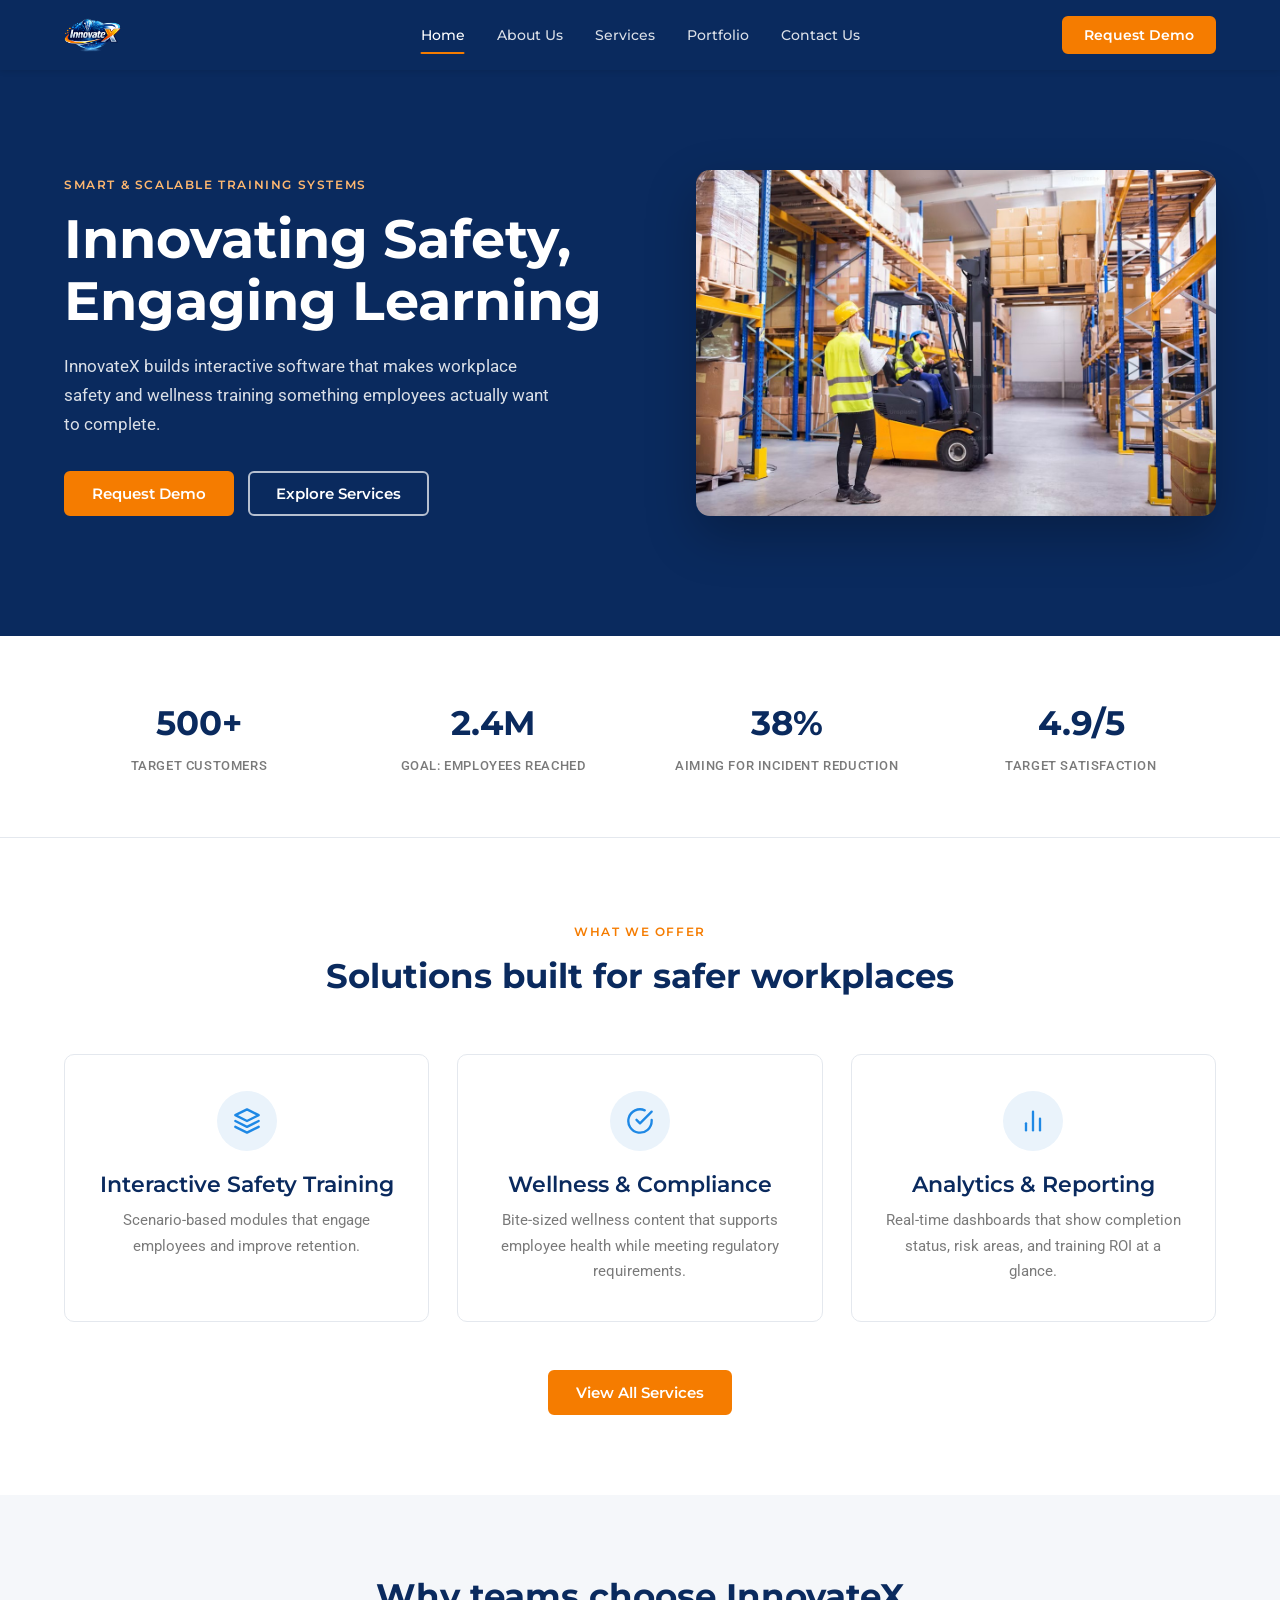
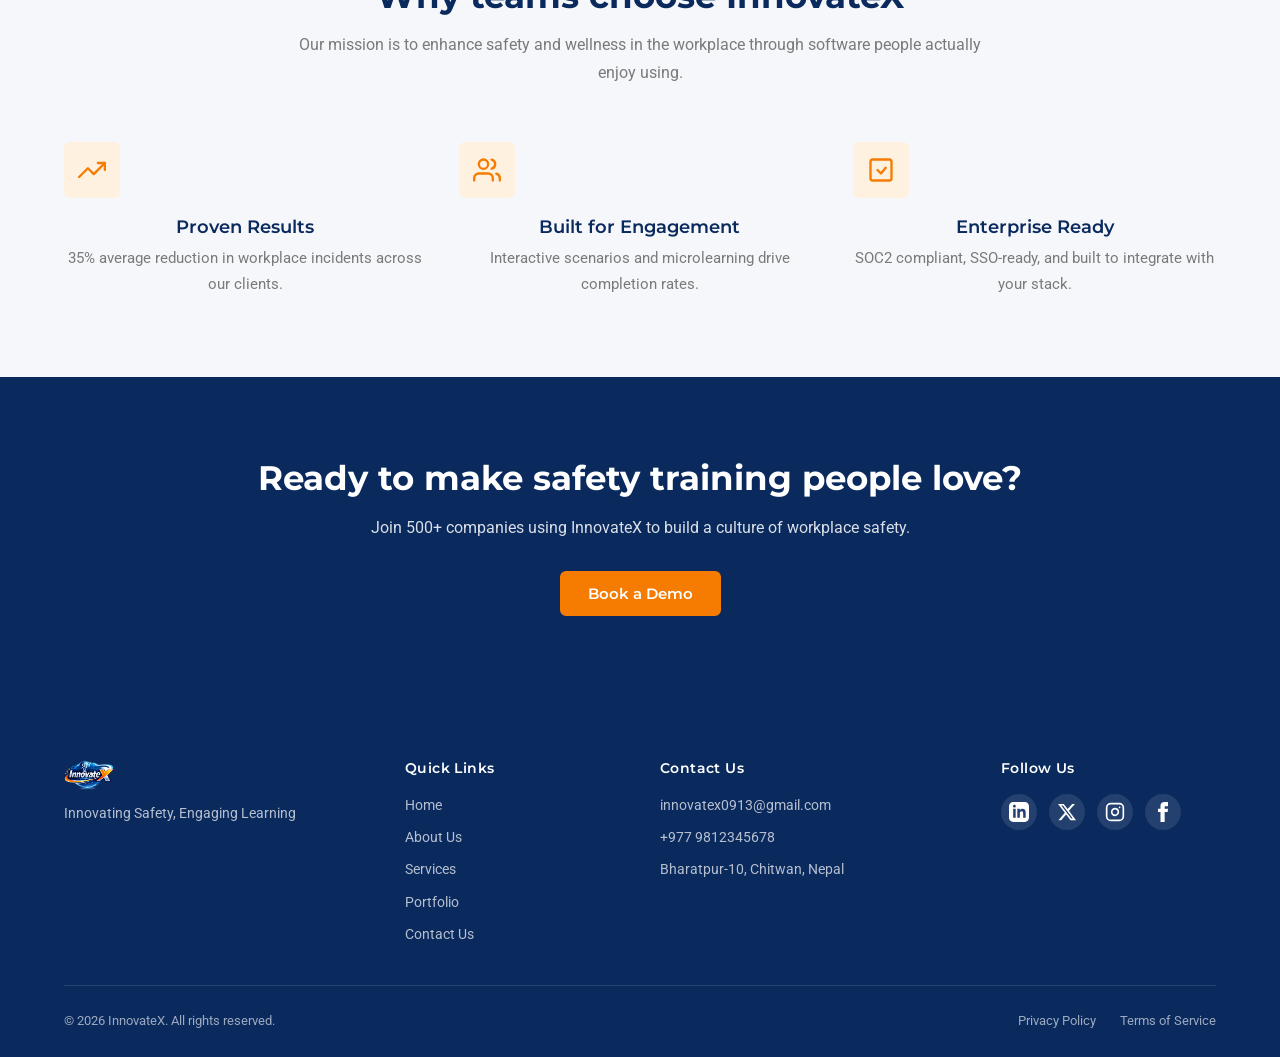
<file: index.html>
<!DOCTYPE html>
<html lang="en">
<head>
  <meta charset="UTF-8">
  <meta name="viewport" content="width=device-width, initial-scale=1.0">
  <meta name="description" content="InnovateX builds interactive software that makes workplace safety and wellness training engaging and effective.">
  <title>InnovateX | Innovating Safety, Engaging Learning</title>

  <link rel="icon" type="image/png" href="assets/favicon.png">

  <link rel="preconnect" href="https://fonts.googleapis.com">
  <link rel="preconnect" href="https://fonts.gstatic.com" crossorigin>
  <link href="https://fonts.googleapis.com/css2?family=Montserrat:wght@600;700&family=Roboto:wght@400;500&display=swap" rel="stylesheet">

  <link rel="stylesheet" href="css/style.css">
  <link rel="stylesheet" href="css/responsive.css">
</head>
<body>

  <!-- Site Header -->
  <header class="site-header">
    <div class="header-inner">

      <a href="index.html" class="logo">
        <img src="assets/logo.png" alt="InnovateX Logo">
      </a>

      <nav class="main-nav" id="mainNav">
        <a href="index.html" class="nav-link active">Home</a>
        <a href="about.html" class="nav-link">About Us</a>
        <a href="services.html" class="nav-link">Services</a>
        <a href="portfolio.html" class="nav-link">Portfolio</a>
        <a href="contact.html" class="nav-link">Contact Us</a>
      </nav>

      <a href="contact.html?intent=demo" class="btn btn-primary btn-header">Request Demo</a>

      <button class="hamburger" id="hamburgerBtn" aria-label="Open menu">
        <span></span>
        <span></span>
        <span></span>
      </button>

    </div>
  </header>

  <main>

    <!-- Hero Section -->
    <section class="hero">
      <div class="hero-inner">

        <div class="hero-content">
          <span class="section-label light">SMART &amp; SCALABLE TRAINING SYSTEMS</span>
          <h1 class="hero-title">Innovating Safety,<br>Engaging Learning</h1>
          <p class="hero-subtitle">
            InnovateX builds interactive software that makes workplace safety and
            wellness training something employees actually want to complete.
          </p>

          <div class="hero-buttons">
            <a href="contact.html?intent=demo" class="btn btn-primary">Request Demo</a>
            <a href="services.html" class="btn btn-outline-light">Explore Services</a>
          </div>
        </div>

        <div class="hero-image">
          <img src="assets/training.jpg" alt="InnovateX Interactive Training Portal">
        </div>

      </div>
    </section>

    <!-- Stats Section -->
    <section class="stats">
      <div class="container">
        <div class="stats-grid">

          <div class="stat-item">
            <span class="stat-number">500+</span>
            <span class="stat-label">Target Customers</span>
          </div>

          <div class="stat-item">
            <span class="stat-number">2.4M</span>
            <span class="stat-label">Goal: Employees Reached</span>
          </div>

          <div class="stat-item">
            <span class="stat-number">38%</span>
            <span class="stat-label">Aiming for Incident Reduction</span>
          </div>

          <div class="stat-item">
            <span class="stat-number">4.9/5</span>
            <span class="stat-label">Target Satisfaction</span>
          </div>

        </div>
      </div>
    </section>

    <!-- Solutions Section -->
    <section class="solutions">
      <div class="container">

        <div class="section-header">
          <span class="section-label">WHAT WE OFFER</span>
          <h2 class="section-title">Solutions built for safer workplaces</h2>
        </div>

        <div class="solutions-grid">

          <article class="solution-card">
            <div class="icon-box">
              <svg xmlns="http://www.w3.org/2000/svg" width="28" height="28" fill="none"
                   stroke="#1E88E5" stroke-width="2" stroke-linecap="round" stroke-linejoin="round"
                   viewBox="0 0 24 24">
                <path d="M12 2L2 7l10 5 10-5-10-5z"/>
                <path d="M2 17l10 5 10-5"/>
                <path d="M2 12l10 5 10-5"/>
              </svg>
            </div>
            <h3>Interactive Safety Training</h3>
            <p>Scenario-based modules that engage employees and improve retention.</p>
          </article>

          <article class="solution-card">
            <div class="icon-box">
              <svg xmlns="http://www.w3.org/2000/svg" width="28" height="28" fill="none"
                   stroke="#1E88E5" stroke-width="2" stroke-linecap="round" stroke-linejoin="round"
                   viewBox="0 0 24 24">
                <path d="M22 11.08V12a10 10 0 1 1-5.93-9.14"/>
                <polyline points="22 4 12 14.01 9 11.01"/>
              </svg>
            </div>
            <h3>Wellness &amp; Compliance</h3>
            <p>Bite-sized wellness content that supports employee health while meeting regulatory requirements.</p>
          </article>

          <article class="solution-card">
            <div class="icon-box">
              <svg xmlns="http://www.w3.org/2000/svg" width="28" height="28" fill="none"
                   stroke="#1E88E5" stroke-width="2" stroke-linecap="round" stroke-linejoin="round"
                   viewBox="0 0 24 24">
                <line x1="18" y1="20" x2="18" y2="10"/>
                <line x1="12" y1="20" x2="12" y2="4"/>
                <line x1="6" y1="20" x2="6" y2="14"/>
              </svg>
            </div>
            <h3>Analytics &amp; Reporting</h3>
            <p>Real-time dashboards that show completion status, risk areas, and training ROI at a glance.</p>
          </article>

        </div>

        <div class="section-cta">
          <a href="services.html" class="btn btn-primary">View All Services</a>
        </div>

      </div>
    </section>

    <!-- Why Choose Section -->
    <section class="why-choose">
      <div class="container">

        <div class="section-header">
          <h2 class="section-title">Why teams choose InnovateX</h2>
          <p class="section-subtitle">
            Our mission is to enhance safety and wellness in the workplace
            through software people actually enjoy using.
          </p>
        </div>

        <div class="why-grid">

          <div class="why-item">
            <div class="icon-box orange">
              <svg xmlns="http://www.w3.org/2000/svg" width="28" height="28" fill="none"
                   stroke="#F57C00" stroke-width="2" stroke-linecap="round" stroke-linejoin="round"
                   viewBox="0 0 24 24">
                <polyline points="23 6 13.5 15.5 8.5 10.5 1 18"/>
                <polyline points="17 6 23 6 23 12"/>
              </svg>
            </div>
            <h3>Proven Results</h3>
            <p>35% average reduction in workplace incidents across our clients.</p>
          </div>

          <div class="why-item">
            <div class="icon-box orange">
              <svg xmlns="http://www.w3.org/2000/svg" width="28" height="28" fill="none"
                   stroke="#F57C00" stroke-width="2" stroke-linecap="round" stroke-linejoin="round"
                   viewBox="0 0 24 24">
                <path d="M17 21v-2a4 4 0 0 0-4-4H5a4 4 0 0 0-4 4v2"/>
                <circle cx="9" cy="7" r="4"/>
                <path d="M23 21v-2a4 4 0 0 0-3-3.87"/>
                <path d="M16 3.13a4 4 0 0 1 0 7.75"/>
              </svg>
            </div>
            <h3>Built for Engagement</h3>
            <p>Interactive scenarios and microlearning drive completion rates.</p>
          </div>

          <div class="why-item">
            <div class="icon-box orange">
              <svg xmlns="http://www.w3.org/2000/svg" width="28" height="28" fill="none"
                   stroke="#F57C00" stroke-width="2" stroke-linecap="round" stroke-linejoin="round"
                   viewBox="0 0 24 24">
                <rect x="3" y="3" width="18" height="18" rx="2" ry="2"/>
                <polyline points="9 12 12 15 16 10"/>
              </svg>
            </div>
            <h3>Enterprise Ready</h3>
            <p>SOC2 compliant, SSO-ready, and built to integrate with your stack.</p>
          </div>

        </div>

      </div>
    </section>

    <!-- Call to Action Section -->
    <section class="cta-section">
      <div class="container">
        <h2>Ready to make safety training people love?</h2>
        <p>Join 500+ companies using InnovateX to build a culture of workplace safety.</p>
        <a href="contact.html?intent=demo" class="btn btn-primary">Book a Demo</a>
      </div>
    </section>

  </main>

  <!-- Site Footer -->
  <footer class="site-footer">
    <div class="container">

      <div class="footer-grid">

        <div class="footer-brand">
          <img src="assets/logo.png" alt="InnovateX Logo" class="footer-logo">
          <p class="footer-tagline">Innovating Safety, Engaging Learning</p>
        </div>

        <div class="footer-column">
          <h4>Quick Links</h4>
          <ul>
            <li><a href="index.html">Home</a></li>
            <li><a href="about.html">About Us</a></li>
            <li><a href="services.html">Services</a></li>
            <li><a href="portfolio.html">Portfolio</a></li>
            <li><a href="contact.html">Contact Us</a></li>
          </ul>
        </div>

        <div class="footer-column">
          <h4>Contact Us</h4>
          <ul>
            <li><a href="mailto:innovatex0913@gmail.com">innovatex0913@gmail.com</a></li>
            <li><a href="tel:+9779812345678">+977 9812345678</a></li>
            <li>Bharatpur-10, Chitwan, Nepal</li>
          </ul>
        </div>

        <div class="footer-column">
          <h4>Follow Us</h4>
          <div class="social-icons">
            <a href="#" aria-label="LinkedIn">
              <svg xmlns="http://www.w3.org/2000/svg" width="20" height="20"
                   fill="currentColor" viewBox="0 0 24 24">
                <path d="M19 0h-14c-2.761 0-5 2.239-5 5v14c0 2.761 2.239 5 5 5h14c2.762 0 5-2.239 5-5v-14c0-2.761-2.238-5-5-5zm-11 19h-3v-11h3v11zm-1.5-12.268c-.966 0-1.75-.79-1.75-1.764s.784-1.764 1.75-1.764 1.75.79 1.75 1.764-.783 1.764-1.75 1.764zm13.5 12.268h-3v-5.604c0-3.368-4-3.113-4 0v5.604h-3v-11h3v1.765c1.396-2.586 7-2.777 7 2.476v6.759z"/>
              </svg>
            </a>
            <a href="#" aria-label="Twitter">
              <svg xmlns="http://www.w3.org/2000/svg" width="20" height="20"
                   fill="currentColor" viewBox="0 0 24 24">
                <path d="M18.244 2.25h3.308l-7.227 8.26 8.502 11.24H16.17l-5.214-6.817L4.99 21.75H1.68l7.73-8.835L1.254 2.25H8.08l4.713 6.231zm-1.161 17.52h1.833L7.084 4.126H5.117z"/>
              </svg>
            </a>
            <a href="#" aria-label="Instagram">
              <svg xmlns="http://www.w3.org/2000/svg" width="20" height="20"
                   fill="none" stroke="currentColor" stroke-width="2"
                   stroke-linecap="round" stroke-linejoin="round" viewBox="0 0 24 24">
                <rect x="2" y="2" width="20" height="20" rx="5" ry="5"/>
                <path d="M16 11.37A4 4 0 1 1 12.63 8 4 4 0 0 1 16 11.37z"/>
                <line x1="17.5" y1="6.5" x2="17.51" y2="6.5"/>
              </svg>
            </a>
            <a href="#" aria-label="Facebook">
              <svg xmlns="http://www.w3.org/2000/svg" width="20" height="20"
                   fill="currentColor" viewBox="0 0 24 24">
                <path d="M9 8h-3v4h3v12h5v-12h3.642l.358-4h-4v-1.667c0-.955.192-1.333 1.115-1.333h2.885v-5h-3.808c-3.596 0-5.192 1.583-5.192 4.615v3.385z"/>
              </svg>
            </a>
          </div>
        </div>

      </div>

      <div class="footer-bottom">
        <p>&copy; 2026 InnovateX. All rights reserved.</p>
        <div class="footer-bottom-links">
          <a href="#">Privacy Policy</a>
          <a href="#">Terms of Service</a>
        </div>
      </div>

    </div>
  </footer>

  <script src="js/script.js"></script>

</body>
</html>
</file>
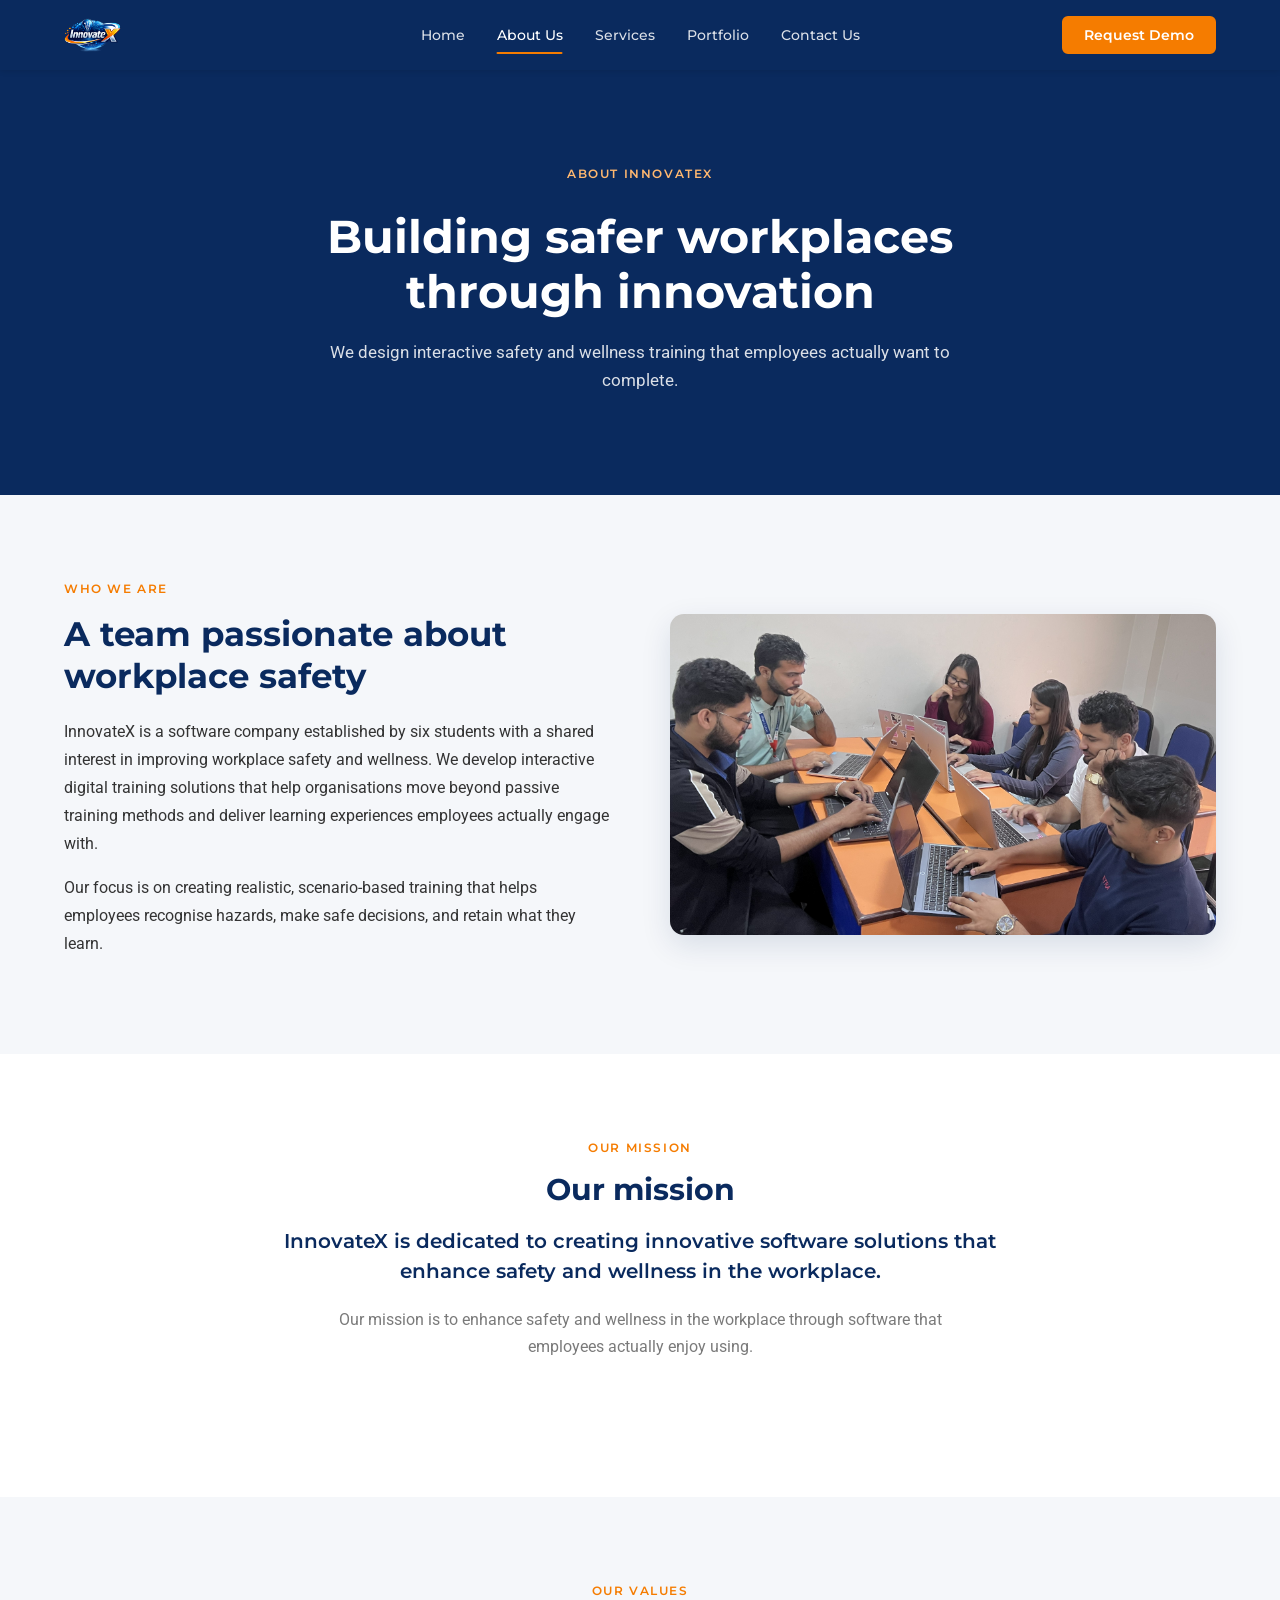
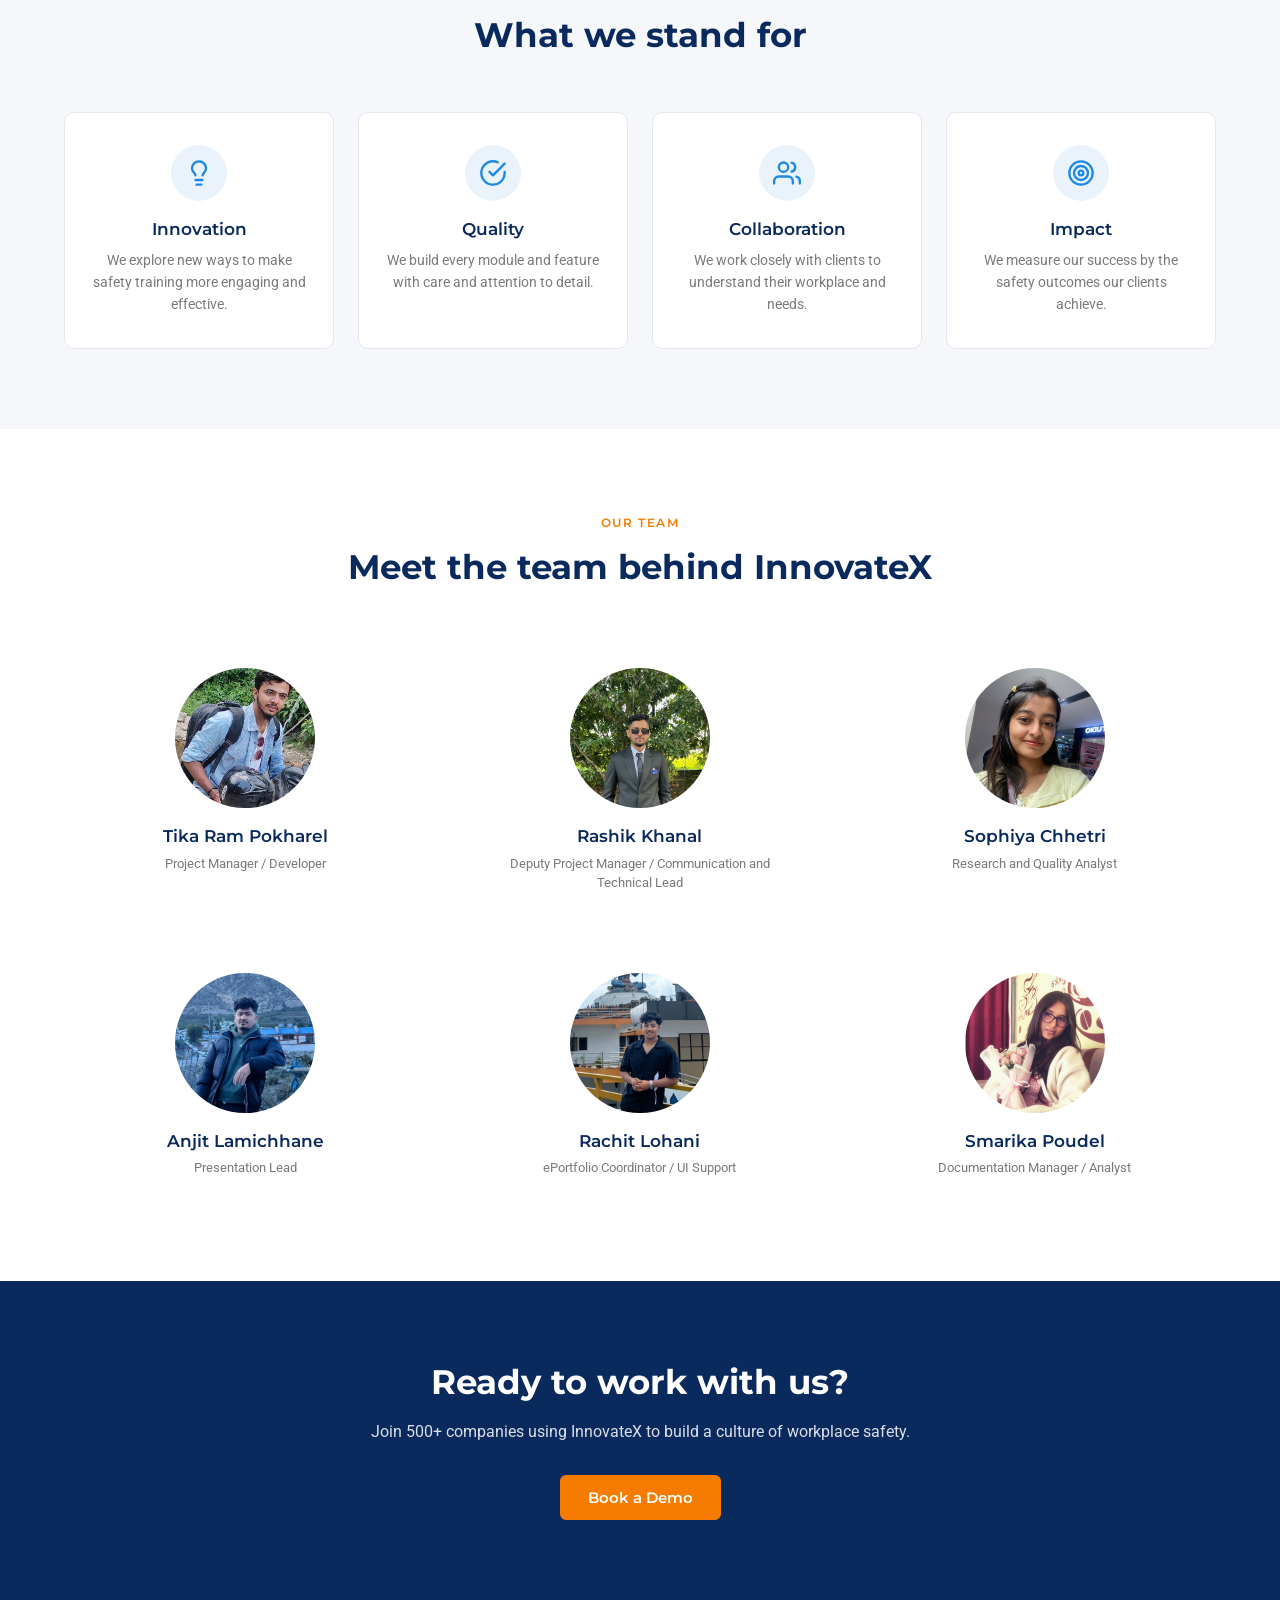
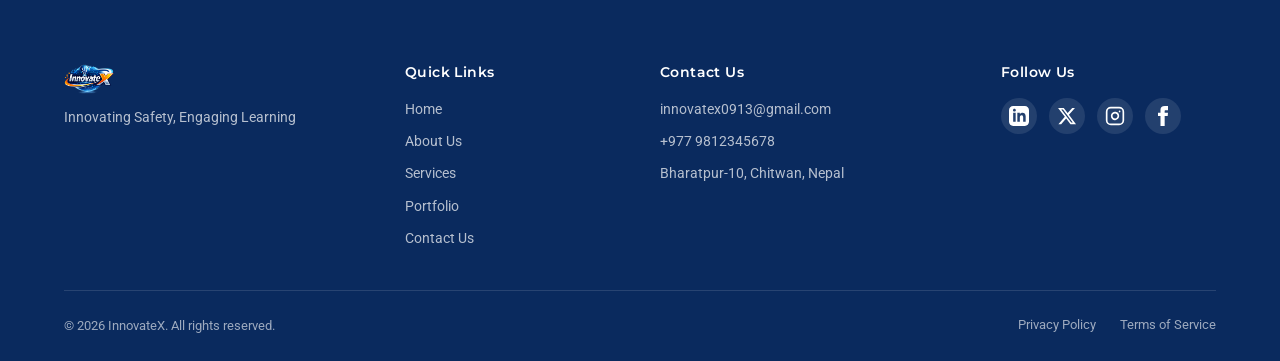
<file: about.html>
<!DOCTYPE html>
<html lang="en">
<head>
  <meta charset="UTF-8">
  <meta name="viewport" content="width=device-width, initial-scale=1.0">
  <meta name="description" content="Learn about InnovateX — a team of six students building interactive safety and wellness training solutions.">
  <title>About Us | InnovateX</title>

  <link rel="icon" type="image/png" href="assets/favicon.png">

  <link rel="preconnect" href="https://fonts.googleapis.com">
  <link rel="preconnect" href="https://fonts.gstatic.com" crossorigin>
  <link href="https://fonts.googleapis.com/css2?family=Montserrat:wght@600;700&family=Roboto:wght@400;500&display=swap" rel="stylesheet">

  <link rel="stylesheet" href="css/style.css">
  <link rel="stylesheet" href="css/responsive.css">
</head>
<body>

  <!-- Site Header -->
  <header class="site-header">
    <div class="header-inner">

      <a href="index.html" class="logo">
        <img src="assets/logo.png" alt="InnovateX Logo">
      </a>

      <nav class="main-nav" id="mainNav">
        <a href="index.html" class="nav-link">Home</a>
        <a href="about.html" class="nav-link active">About Us</a>
        <a href="services.html" class="nav-link">Services</a>
        <a href="portfolio.html" class="nav-link">Portfolio</a>
        <a href="contact.html" class="nav-link">Contact Us</a>
      </nav>

      <a href="contact.html?intent=demo" class="btn btn-primary btn-header">Request Demo</a>

      <button class="hamburger" id="hamburgerBtn" aria-label="Open menu">
        <span></span>
        <span></span>
        <span></span>
      </button>

    </div>
  </header>

  <main>

    <!-- Hero Section -->
    <section class="page-hero">
      <div class="container">
        <span class="section-label light">ABOUT INNOVATEX</span>
        <h1 class="page-hero-title">Building safer workplaces<br>through innovation</h1>
        <p class="page-hero-subtitle">
          We design interactive safety and wellness training that employees
          actually want to complete.
        </p>
      </div>
    </section>

    <!-- Who We Are Section -->
    <section class="who-we-are">
      <div class="container">
        <div class="two-column">

          <div class="two-column-text">
            <span class="section-label">WHO WE ARE</span>
            <h2 class="section-title">A team passionate about workplace safety</h2>
            <p>
              InnovateX is a software company established by six students with a shared
              interest in improving workplace safety and wellness. We develop interactive
              digital training solutions that help organisations move beyond passive
              training methods and deliver learning experiences employees actually engage with.
            </p>
            <p>
              Our focus is on creating realistic, scenario-based training that helps
              employees recognise hazards, make safe decisions, and retain what they learn.
            </p>
          </div>

          <div class="two-column-image">
            <img src="assets/images/about-team.jpg" alt="InnovateX team working on the training portal">
          </div>

        </div>
      </div>
    </section>

    <!-- Our Mission Section -->
    <section class="mission-section">
      <div class="container">
        <div class="section-header">
          <span class="section-label">OUR MISSION</span>
          <h2 class="mission-title">Our mission</h2>
          <p class="mission-statement">
            InnovateX is dedicated to creating innovative software solutions
            that enhance safety and wellness in the workplace.
          </p>
          <p class="mission-supporting">
            Our mission is to enhance safety and wellness in the workplace through
            software that employees actually enjoy using.
          </p>
        </div>
      </div>
    </section>

    <!-- Our Values Section -->
    <section class="values-section">
      <div class="container">

        <div class="section-header">
          <span class="section-label">OUR VALUES</span>
          <h2 class="section-title">What we stand for</h2>
        </div>

        <div class="values-grid">

          <div class="value-card">
            <div class="icon-box">
              <svg xmlns="http://www.w3.org/2000/svg" width="28" height="28" fill="none"
                   stroke="#1E88E5" stroke-width="2" stroke-linecap="round" stroke-linejoin="round"
                   viewBox="0 0 24 24">
                <path d="M9 18h6"/>
                <path d="M10 22h4"/>
                <path d="M15.09 14c.18-.98.65-1.74 1.41-2.5A4.65 4.65 0 0 0 18 8 6 6 0 0 0 6 8c0 1 .23 2.23 1.5 3.5A4.61 4.61 0 0 1 8.91 14"/>
              </svg>
            </div>
            <h3>Innovation</h3>
            <p>We explore new ways to make safety training more engaging and effective.</p>
          </div>

          <div class="value-card">
            <div class="icon-box">
              <svg xmlns="http://www.w3.org/2000/svg" width="28" height="28" fill="none"
                   stroke="#1E88E5" stroke-width="2" stroke-linecap="round" stroke-linejoin="round"
                   viewBox="0 0 24 24">
                <path d="M22 11.08V12a10 10 0 1 1-5.93-9.14"/>
                <polyline points="22 4 12 14.01 9 11.01"/>
              </svg>
            </div>
            <h3>Quality</h3>
            <p>We build every module and feature with care and attention to detail.</p>
          </div>

          <div class="value-card">
            <div class="icon-box">
              <svg xmlns="http://www.w3.org/2000/svg" width="28" height="28" fill="none"
                   stroke="#1E88E5" stroke-width="2" stroke-linecap="round" stroke-linejoin="round"
                   viewBox="0 0 24 24">
                <path d="M17 21v-2a4 4 0 0 0-4-4H5a4 4 0 0 0-4 4v2"/>
                <circle cx="9" cy="7" r="4"/>
                <path d="M23 21v-2a4 4 0 0 0-3-3.87"/>
                <path d="M16 3.13a4 4 0 0 1 0 7.75"/>
              </svg>
            </div>
            <h3>Collaboration</h3>
            <p>We work closely with clients to understand their workplace and needs.</p>
          </div>

          <div class="value-card">
            <div class="icon-box">
              <svg xmlns="http://www.w3.org/2000/svg" width="28" height="28" fill="none"
                   stroke="#1E88E5" stroke-width="2" stroke-linecap="round" stroke-linejoin="round"
                   viewBox="0 0 24 24">
                <circle cx="12" cy="12" r="10"/>
                <circle cx="12" cy="12" r="6"/>
                <circle cx="12" cy="12" r="2"/>
              </svg>
            </div>
            <h3>Impact</h3>
            <p>We measure our success by the safety outcomes our clients achieve.</p>
          </div>

        </div>

      </div>
    </section>

    <!-- Our Team Section -->
    <section class="team-section">
      <div class="container">

        <div class="section-header">
          <span class="section-label">OUR TEAM</span>
          <h2 class="section-title">Meet the team behind InnovateX</h2>
        </div>

        <div class="team-grid">

          <article class="team-card">
            <div class="team-photo">
              <img src="assets/images/team/tika.jpg" alt="Tika Ram Pokharel">
            </div>
            <h3>Tika Ram Pokharel</h3>
            <p>Project Manager / Developer</p>
          </article>

          <article class="team-card">
            <div class="team-photo">
              <img src="assets/images/team/rashik.jpg" alt="Rashik Khanal">
            </div>
            <h3>Rashik Khanal</h3>
            <p>Deputy Project Manager / Communication and Technical Lead</p>
          </article>

          <article class="team-card">
            <div class="team-photo">
              <img src="assets/images/team/sophiya.jpg" alt="Sophiya Chhetri">
            </div>
            <h3>Sophiya Chhetri</h3>
            <p>Research and Quality Analyst</p>
          </article>

          <article class="team-card">
            <div class="team-photo">
              <img src="assets/images/team/anjit.jpg" alt="Anjit Lamichhane">
            </div>
            <h3>Anjit Lamichhane</h3>
            <p>Presentation Lead</p>
          </article>

          <article class="team-card">
            <div class="team-photo">
              <img src="assets/images/team/rachit.jpg" alt="Rachit Lohani">
            </div>
            <h3>Rachit Lohani</h3>
            <p>ePortfolio Coordinator / UI Support</p>
          </article>

          <article class="team-card">
            <div class="team-photo">
              <img src="assets/images/team/smarika.jpg" alt="Smarika Poudel">
            </div>
            <h3>Smarika Poudel</h3>
            <p>Documentation Manager / Analyst</p>
          </article>

        </div>

      </div>
    </section>

    <!-- Call to Action Section -->
    <section class="cta-section">
      <div class="container">
        <h2>Ready to work with us?</h2>
        <p>Join 500+ companies using InnovateX to build a culture of workplace safety.</p>
        <a href="contact.html?intent=demo" class="btn btn-primary">Book a Demo</a>
      </div>
    </section>

  </main>

  <!-- Site Footer -->
  <footer class="site-footer">
    <div class="container">

      <div class="footer-grid">

        <div class="footer-brand">
          <img src="assets/logo.png" alt="InnovateX Logo" class="footer-logo">
          <p class="footer-tagline">Innovating Safety, Engaging Learning</p>
        </div>

        <div class="footer-column">
          <h4>Quick Links</h4>
          <ul>
            <li><a href="index.html">Home</a></li>
            <li><a href="about.html">About Us</a></li>
            <li><a href="services.html">Services</a></li>
            <li><a href="portfolio.html">Portfolio</a></li>
            <li><a href="contact.html">Contact Us</a></li>
          </ul>
        </div>

        <div class="footer-column">
          <h4>Contact Us</h4>
          <ul>
            <li><a href="mailto:innovatex0913@gmail.com">innovatex0913@gmail.com</a></li>
            <li><a href="tel:+9779812345678">+977 9812345678</a></li>
            <li>Bharatpur-10, Chitwan, Nepal</li>
          </ul>
        </div>

        <div class="footer-column">
          <h4>Follow Us</h4>
          <div class="social-icons">
            <a href="#" aria-label="LinkedIn">
              <svg xmlns="http://www.w3.org/2000/svg" width="20" height="20"
                   fill="currentColor" viewBox="0 0 24 24">
                <path d="M19 0h-14c-2.761 0-5 2.239-5 5v14c0 2.761 2.239 5 5 5h14c2.762 0 5-2.239 5-5v-14c0-2.761-2.238-5-5-5zm-11 19h-3v-11h3v11zm-1.5-12.268c-.966 0-1.75-.79-1.75-1.764s.784-1.764 1.75-1.764 1.75.79 1.75 1.764-.783 1.764-1.75 1.764zm13.5 12.268h-3v-5.604c0-3.368-4-3.113-4 0v5.604h-3v-11h3v1.765c1.396-2.586 7-2.777 7 2.476v6.759z"/>
              </svg>
            </a>
            <a href="#" aria-label="Twitter">
              <svg xmlns="http://www.w3.org/2000/svg" width="20" height="20"
                   fill="currentColor" viewBox="0 0 24 24">
                <path d="M18.244 2.25h3.308l-7.227 8.26 8.502 11.24H16.17l-5.214-6.817L4.99 21.75H1.68l7.73-8.835L1.254 2.25H8.08l4.713 6.231zm-1.161 17.52h1.833L7.084 4.126H5.117z"/>
              </svg>
            </a>
            <a href="#" aria-label="Instagram">
              <svg xmlns="http://www.w3.org/2000/svg" width="20" height="20"
                   fill="none" stroke="currentColor" stroke-width="2"
                   stroke-linecap="round" stroke-linejoin="round" viewBox="0 0 24 24">
                <rect x="2" y="2" width="20" height="20" rx="5" ry="5"/>
                <path d="M16 11.37A4 4 0 1 1 12.63 8 4 4 0 0 1 16 11.37z"/>
                <line x1="17.5" y1="6.5" x2="17.51" y2="6.5"/>
              </svg>
            </a>
            <a href="#" aria-label="Facebook">
              <svg xmlns="http://www.w3.org/2000/svg" width="20" height="20"
                   fill="currentColor" viewBox="0 0 24 24">
                <path d="M9 8h-3v4h3v12h5v-12h3.642l.358-4h-4v-1.667c0-.955.192-1.333 1.115-1.333h2.885v-5h-3.808c-3.596 0-5.192 1.583-5.192 4.615v3.385z"/>
              </svg>
            </a>
          </div>
        </div>

      </div>

      <div class="footer-bottom">
        <p>&copy; 2026 InnovateX. All rights reserved.</p>
        <div class="footer-bottom-links">
          <a href="#">Privacy Policy</a>
          <a href="#">Terms of Service</a>
        </div>
      </div>

    </div>
  </footer>

  <script src="js/script.js"></script>

</body>
</html>
</file>
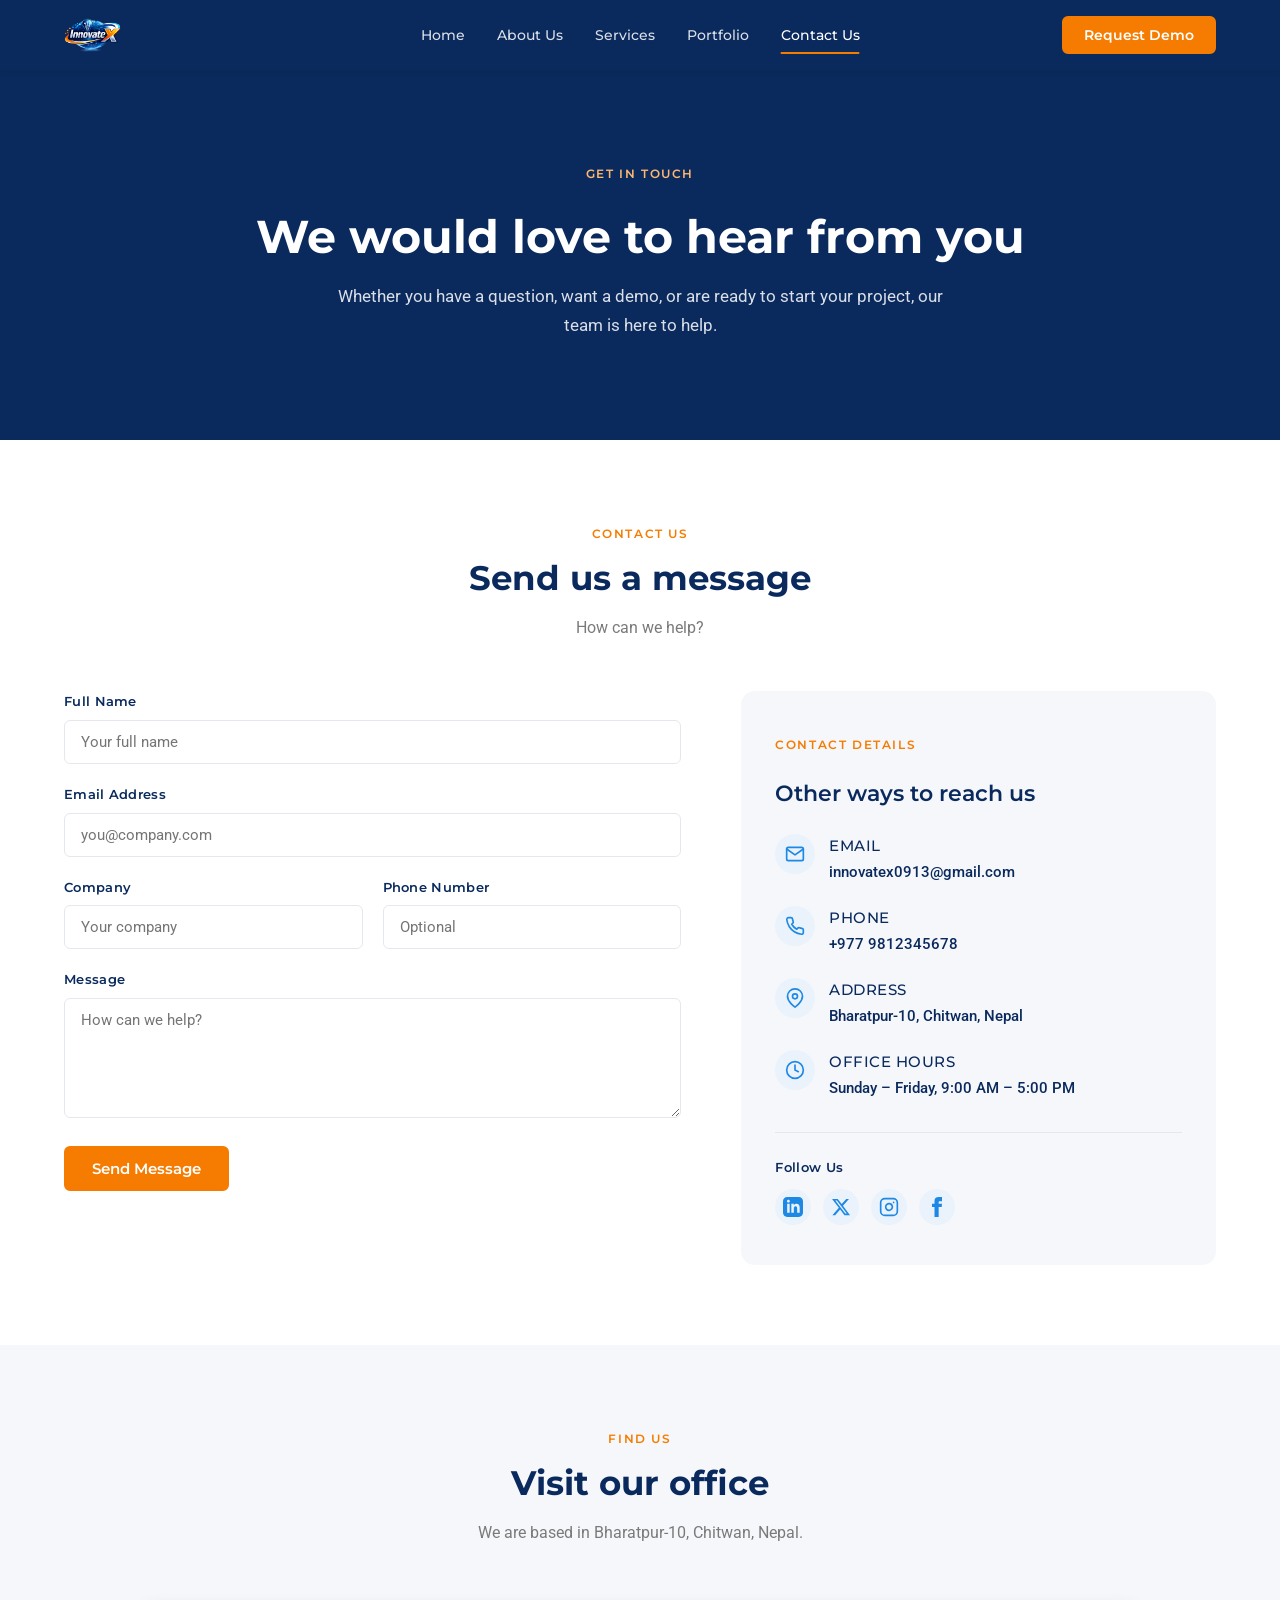
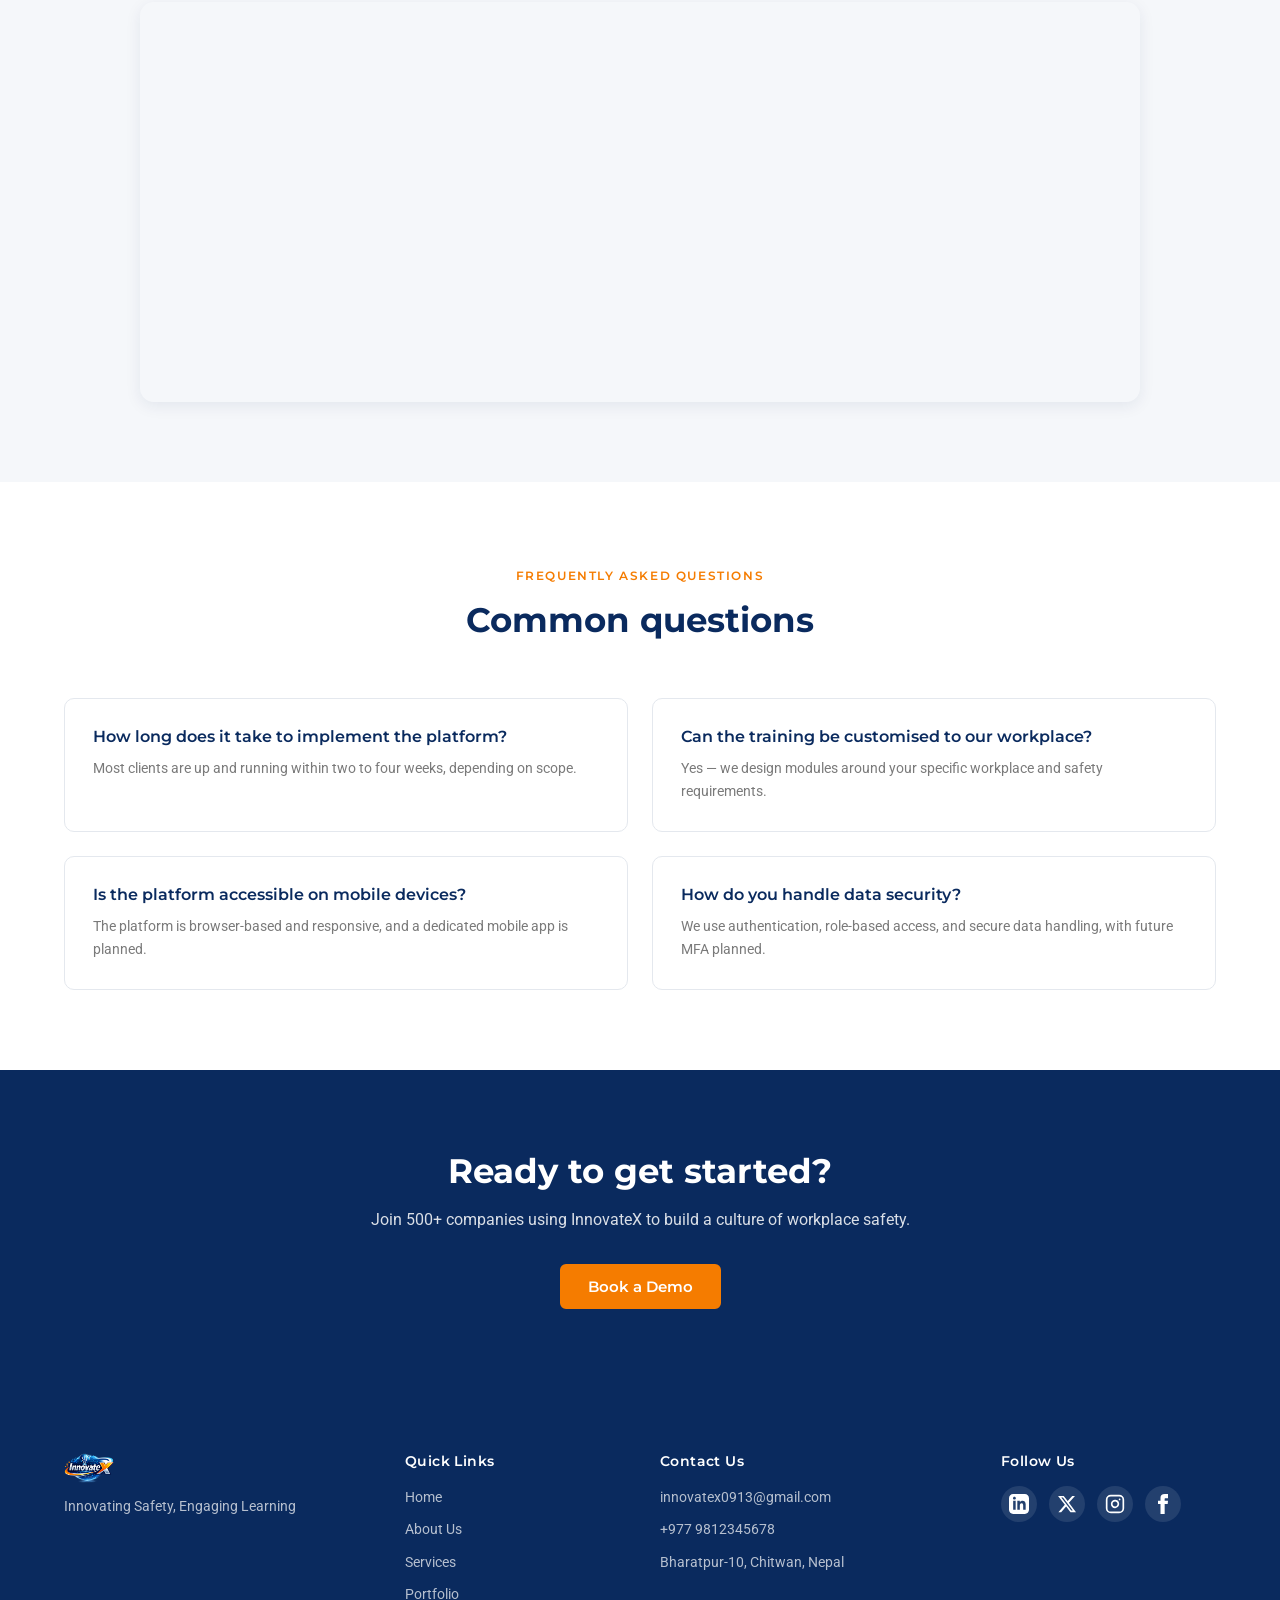
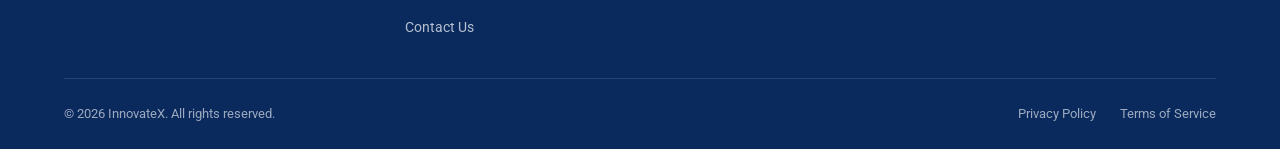
<file: contact.html>
<!DOCTYPE html>
<html lang="en">
<head>
  <meta charset="UTF-8">
  <meta name="viewport" content="width=device-width, initial-scale=1.0">
  <meta name="description" content="Get in touch with InnovateX to discuss your safety and wellness training needs.">
  <title>Contact Us | InnovateX</title>

  <link rel="icon" type="image/png" href="assets/favicon.png">

  <link rel="preconnect" href="https://fonts.googleapis.com">
  <link rel="preconnect" href="https://fonts.gstatic.com" crossorigin>
  <link href="https://fonts.googleapis.com/css2?family=Montserrat:wght@600;700&family=Roboto:wght@400;500&display=swap" rel="stylesheet">

  <link rel="stylesheet" href="css/style.css">
  <link rel="stylesheet" href="css/responsive.css">
</head>
<body>

  <!-- Site Header -->
  <header class="site-header">
    <div class="header-inner">

      <a href="index.html" class="logo">
        <img src="assets/logo.png" alt="InnovateX Logo">
      </a>

      <nav class="main-nav" id="mainNav">
        <a href="index.html" class="nav-link">Home</a>
        <a href="about.html" class="nav-link">About Us</a>
        <a href="services.html" class="nav-link">Services</a>
        <a href="portfolio.html" class="nav-link">Portfolio</a>
        <a href="contact.html" class="nav-link active">Contact Us</a>
      </nav>

      <a href="contact.html?intent=demo" class="btn btn-primary btn-header">Request Demo</a>

      <button class="hamburger" id="hamburgerBtn" aria-label="Open menu">
        <span></span>
        <span></span>
        <span></span>
      </button>

    </div>
  </header>

  <main>

    <!-- Hero Section -->
    <section class="page-hero">
      <div class="container">
        <span class="section-label light">GET IN TOUCH</span>
        <h1 class="page-hero-title">We would love to hear from you</h1>
        <p class="page-hero-subtitle">
          Whether you have a question, want a demo, or are ready to start your
          project, our team is here to help.
        </p>
      </div>
    </section>

    <!-- Contact Form and Info Section -->
    <section class="contact-section">
      <div class="container">

        <div class="contact-header">
          <span class="section-label" id="contactLabel">CONTACT US</span>
          <h2 class="section-title" id="contactHeading">Send us a message</h2>
          <p class="section-subtitle" id="contactSubtitle">How can we help?</p>
        </div>

        <div class="contact-grid">

          <div class="contact-form-wrapper">
            <form id="contactForm" class="contact-form" novalidate>

              <div class="form-group">
                <label for="fullName">Full Name</label>
                <input type="text" id="fullName" name="fullName" placeholder="Your full name" required>
              </div>

              <div class="form-group">
                <label for="email">Email Address</label>
                <input type="email" id="email" name="email" placeholder="you@company.com" required>
              </div>

              <div class="form-row">
                <div class="form-group">
                  <label for="company">Company</label>
                  <input type="text" id="company" name="company" placeholder="Your company">
                </div>

                <div class="form-group">
                  <label for="phone">Phone Number</label>
                  <input type="tel" id="phone" name="phone" placeholder="Optional">
                </div>
              </div>

              <div class="form-group">
                <label for="message">Message</label>
                <textarea id="message" name="message" rows="5" placeholder="How can we help?" required></textarea>
              </div>

              <button type="submit" class="btn btn-primary">Send Message</button>

              <p id="formStatus" class="form-status" role="status"></p>

            </form>
          </div>

          <div class="contact-info">

            <span class="section-label">CONTACT DETAILS</span>
            <h3 class="contact-info-title">Other ways to reach us</h3>

            <ul class="contact-info-list">

              <li class="contact-info-item">
                <div class="contact-icon">
                  <svg xmlns="http://www.w3.org/2000/svg" width="20" height="20" fill="none"
                       stroke="#1E88E5" stroke-width="2" stroke-linecap="round" stroke-linejoin="round"
                       viewBox="0 0 24 24">
                    <path d="M4 4h16c1.1 0 2 .9 2 2v12c0 1.1-.9 2-2 2H4c-1.1 0-2-.9-2-2V6c0-1.1.9-2 2-2z"/>
                    <polyline points="22,6 12,13 2,6"/>
                  </svg>
                </div>
                <div class="contact-info-text">
                  <span class="contact-info-label">Email</span>
                  <a href="mailto:innovatex0913@gmail.com">innovatex0913@gmail.com</a>
                </div>
              </li>

              <li class="contact-info-item">
                <div class="contact-icon">
                  <svg xmlns="http://www.w3.org/2000/svg" width="20" height="20" fill="none"
                       stroke="#1E88E5" stroke-width="2" stroke-linecap="round" stroke-linejoin="round"
                       viewBox="0 0 24 24">
                    <path d="M22 16.92v3a2 2 0 0 1-2.18 2 19.79 19.79 0 0 1-8.63-3.07 19.5 19.5 0 0 1-6-6 19.79 19.79 0 0 1-3.07-8.67A2 2 0 0 1 4.11 2h3a2 2 0 0 1 2 1.72 12.84 12.84 0 0 0 .7 2.81 2 2 0 0 1-.45 2.11L8.09 9.91a16 16 0 0 0 6 6l1.27-1.27a2 2 0 0 1 2.11-.45 12.84 12.84 0 0 0 2.81.7A2 2 0 0 1 22 16.92z"/>
                  </svg>
                </div>
                <div class="contact-info-text">
                  <span class="contact-info-label">Phone</span>
                  <a href="tel:+9779812345678">+977 9812345678</a>
                </div>
              </li>

              <li class="contact-info-item">
                <div class="contact-icon">
                  <svg xmlns="http://www.w3.org/2000/svg" width="20" height="20" fill="none"
                       stroke="#1E88E5" stroke-width="2" stroke-linecap="round" stroke-linejoin="round"
                       viewBox="0 0 24 24">
                    <path d="M21 10c0 7-9 13-9 13s-9-6-9-13a9 9 0 0 1 18 0z"/>
                    <circle cx="12" cy="10" r="3"/>
                  </svg>
                </div>
                <div class="contact-info-text">
                  <span class="contact-info-label">Address</span>
                  <span>Bharatpur-10, Chitwan, Nepal</span>
                </div>
              </li>

              <li class="contact-info-item">
                <div class="contact-icon">
                  <svg xmlns="http://www.w3.org/2000/svg" width="20" height="20" fill="none"
                       stroke="#1E88E5" stroke-width="2" stroke-linecap="round" stroke-linejoin="round"
                       viewBox="0 0 24 24">
                    <circle cx="12" cy="12" r="10"/>
                    <polyline points="12 6 12 12 16 14"/>
                  </svg>
                </div>
                <div class="contact-info-text">
                  <span class="contact-info-label">Office Hours</span>
                  <span>Sunday – Friday, 9:00 AM – 5:00 PM</span>
                </div>
              </li>

            </ul>

            <div class="contact-social">
              <h4>Follow Us</h4>
              <div class="social-icons contact-social-icons">
                <a href="#" aria-label="LinkedIn">
                  <svg xmlns="http://www.w3.org/2000/svg" width="20" height="20"
                       fill="currentColor" viewBox="0 0 24 24">
                    <path d="M19 0h-14c-2.761 0-5 2.239-5 5v14c0 2.761 2.239 5 5 5h14c2.762 0 5-2.239 5-5v-14c0-2.761-2.238-5-5-5zm-11 19h-3v-11h3v11zm-1.5-12.268c-.966 0-1.75-.79-1.75-1.764s.784-1.764 1.75-1.764 1.75.79 1.75 1.764-.783 1.764-1.75 1.764zm13.5 12.268h-3v-5.604c0-3.368-4-3.113-4 0v5.604h-3v-11h3v1.765c1.396-2.586 7-2.777 7 2.476v6.759z"/>
                  </svg>
                </a>
                <a href="#" aria-label="Twitter">
                  <svg xmlns="http://www.w3.org/2000/svg" width="20" height="20"
                       fill="currentColor" viewBox="0 0 24 24">
                    <path d="M18.244 2.25h3.308l-7.227 8.26 8.502 11.24H16.17l-5.214-6.817L4.99 21.75H1.68l7.73-8.835L1.254 2.25H8.08l4.713 6.231zm-1.161 17.52h1.833L7.084 4.126H5.117z"/>
                  </svg>
                </a>
                <a href="#" aria-label="Instagram">
                  <svg xmlns="http://www.w3.org/2000/svg" width="20" height="20"
                       fill="none" stroke="currentColor" stroke-width="2"
                       stroke-linecap="round" stroke-linejoin="round" viewBox="0 0 24 24">
                    <rect x="2" y="2" width="20" height="20" rx="5" ry="5"/>
                    <path d="M16 11.37A4 4 0 1 1 12.63 8 4 4 0 0 1 16 11.37z"/>
                    <line x1="17.5" y1="6.5" x2="17.51" y2="6.5"/>
                  </svg>
                </a>
                <a href="#" aria-label="Facebook">
                  <svg xmlns="http://www.w3.org/2000/svg" width="20" height="20"
                       fill="currentColor" viewBox="0 0 24 24">
                    <path d="M9 8h-3v4h3v12h5v-12h3.642l.358-4h-4v-1.667c0-.955.192-1.333 1.115-1.333h2.885v-5h-3.808c-3.596 0-5.192 1.583-5.192 4.615v3.385z"/>
                  </svg>
                </a>
              </div>
            </div>

          </div>

        </div>

      </div>
    </section>

    <!-- Map Section -->
    <section class="map-section">
      <div class="container">

        <div class="section-header">
          <span class="section-label">FIND US</span>
          <h2 class="section-title">Visit our office</h2>
          <p class="section-subtitle">We are based in Bharatpur-10, Chitwan, Nepal.</p>
        </div>

        <div class="map-wrapper">
          <iframe
            src="https://www.google.com/maps?q=Bharatpur-10,Chitwan,Nepal&output=embed"
            width="100%"
            height="400"
            style="border:0;"
            allowfullscreen=""
            loading="lazy"
            referrerpolicy="no-referrer-when-downgrade"
            title="InnovateX Office Location">
          </iframe>
        </div>

      </div>
    </section>

    <!-- FAQ Section -->
    <section class="faq-section">
      <div class="container">

        <div class="section-header">
          <span class="section-label">FREQUENTLY ASKED QUESTIONS</span>
          <h2 class="section-title">Common questions</h2>
        </div>

        <div class="faq-grid">

          <article class="faq-card">
            <h3>How long does it take to implement the platform?</h3>
            <p>Most clients are up and running within two to four weeks, depending on scope.</p>
          </article>

          <article class="faq-card">
            <h3>Can the training be customised to our workplace?</h3>
            <p>Yes — we design modules around your specific workplace and safety requirements.</p>
          </article>

          <article class="faq-card">
            <h3>Is the platform accessible on mobile devices?</h3>
            <p>The platform is browser-based and responsive, and a dedicated mobile app is planned.</p>
          </article>

          <article class="faq-card">
            <h3>How do you handle data security?</h3>
            <p>We use authentication, role-based access, and secure data handling, with future MFA planned.</p>
          </article>

        </div>

      </div>
    </section>

    <!-- Call to Action Section -->
    <section class="cta-section">
      <div class="container">
        <h2>Ready to get started?</h2>
        <p>Join 500+ companies using InnovateX to build a culture of workplace safety.</p>
        <a href="contact.html?intent=demo" class="btn btn-primary">Book a Demo</a>
      </div>
    </section>

  </main>

  <!-- Site Footer -->
  <footer class="site-footer">
    <div class="container">

      <div class="footer-grid">

        <div class="footer-brand">
          <img src="assets/logo.png" alt="InnovateX Logo" class="footer-logo">
          <p class="footer-tagline">Innovating Safety, Engaging Learning</p>
        </div>

        <div class="footer-column">
          <h4>Quick Links</h4>
          <ul>
            <li><a href="index.html">Home</a></li>
            <li><a href="about.html">About Us</a></li>
            <li><a href="services.html">Services</a></li>
            <li><a href="portfolio.html">Portfolio</a></li>
            <li><a href="contact.html">Contact Us</a></li>
          </ul>
        </div>

        <div class="footer-column">
          <h4>Contact Us

            
          </h4>
          <ul>
            <li><a href="mailto:innovatex0913@gmail.com">innovatex0913@gmail.com</a></li>
            <li><a href="tel:+9779812345678">+977 9812345678</a></li>
            <li>Bharatpur-10, Chitwan, Nepal</li>
          </ul>
        </div>

        <div class="footer-column">
          <h4>Follow Us</h4>
          <div class="social-icons">
            <a href="#" aria-label="LinkedIn">
              <svg xmlns="http://www.w3.org/2000/svg" width="20" height="20"
                   fill="currentColor" viewBox="0 0 24 24">
                <path d="M19 0h-14c-2.761 0-5 2.239-5 5v14c0 2.761 2.239 5 5 5h14c2.762 0 5-2.239 5-5v-14c0-2.761-2.238-5-5-5zm-11 19h-3v-11h3v11zm-1.5-12.268c-.966 0-1.75-.79-1.75-1.764s.784-1.764 1.75-1.764 1.75.79 1.75 1.764-.783 1.764-1.75 1.764zm13.5 12.268h-3v-5.604c0-3.368-4-3.113-4 0v5.604h-3v-11h3v1.765c1.396-2.586 7-2.777 7 2.476v6.759z"/>
              </svg>
            </a>
            <a href="#" aria-label="Twitter">
              <svg xmlns="http://www.w3.org/2000/svg" width="20" height="20"
                   fill="currentColor" viewBox="0 0 24 24">
                <path d="M18.244 2.25h3.308l-7.227 8.26 8.502 11.24H16.17l-5.214-6.817L4.99 21.75H1.68l7.73-8.835L1.254 2.25H8.08l4.713 6.231zm-1.161 17.52h1.833L7.084 4.126H5.117z"/>
              </svg>
            </a>
            <a href="#" aria-label="Instagram">
              <svg xmlns="http://www.w3.org/2000/svg" width="20" height="20"
                   fill="none" stroke="currentColor" stroke-width="2"
                   stroke-linecap="round" stroke-linejoin="round" viewBox="0 0 24 24">
                <rect x="2" y="2" width="20" height="20" rx="5" ry="5"/>
                <path d="M16 11.37A4 4 0 1 1 12.63 8 4 4 0 0 1 16 11.37z"/>
                <line x1="17.5" y1="6.5" x2="17.51" y2="6.5"/>
              </svg>
            </a>
            <a href="#" aria-label="Facebook">
              <svg xmlns="http://www.w3.org/2000/svg" width="20" height="20"
                   fill="currentColor" viewBox="0 0 24 24">
                <path d="M9 8h-3v4h3v12h5v-12h3.642l.358-4h-4v-1.667c0-.955.192-1.333 1.115-1.333h2.885v-5h-3.808c-3.596 0-5.192 1.583-5.192 4.615v3.385z"/>
              </svg>
            </a>
          </div>
        </div>

      </div>

      <div class="footer-bottom">
        <p>&copy; 2026 InnovateX. All rights reserved.</p>
        <div class="footer-bottom-links">
          <a href="#">Privacy Policy</a>
          <a href="#">Terms of Service</a>
        </div>
      </div>

    </div>
  </footer>

  <script src="js/script.js"></script>
  <script src="js/form-validation.js"></script>
  <script src="js/contact-intent.js"></script>

</body>
</html>
</file>
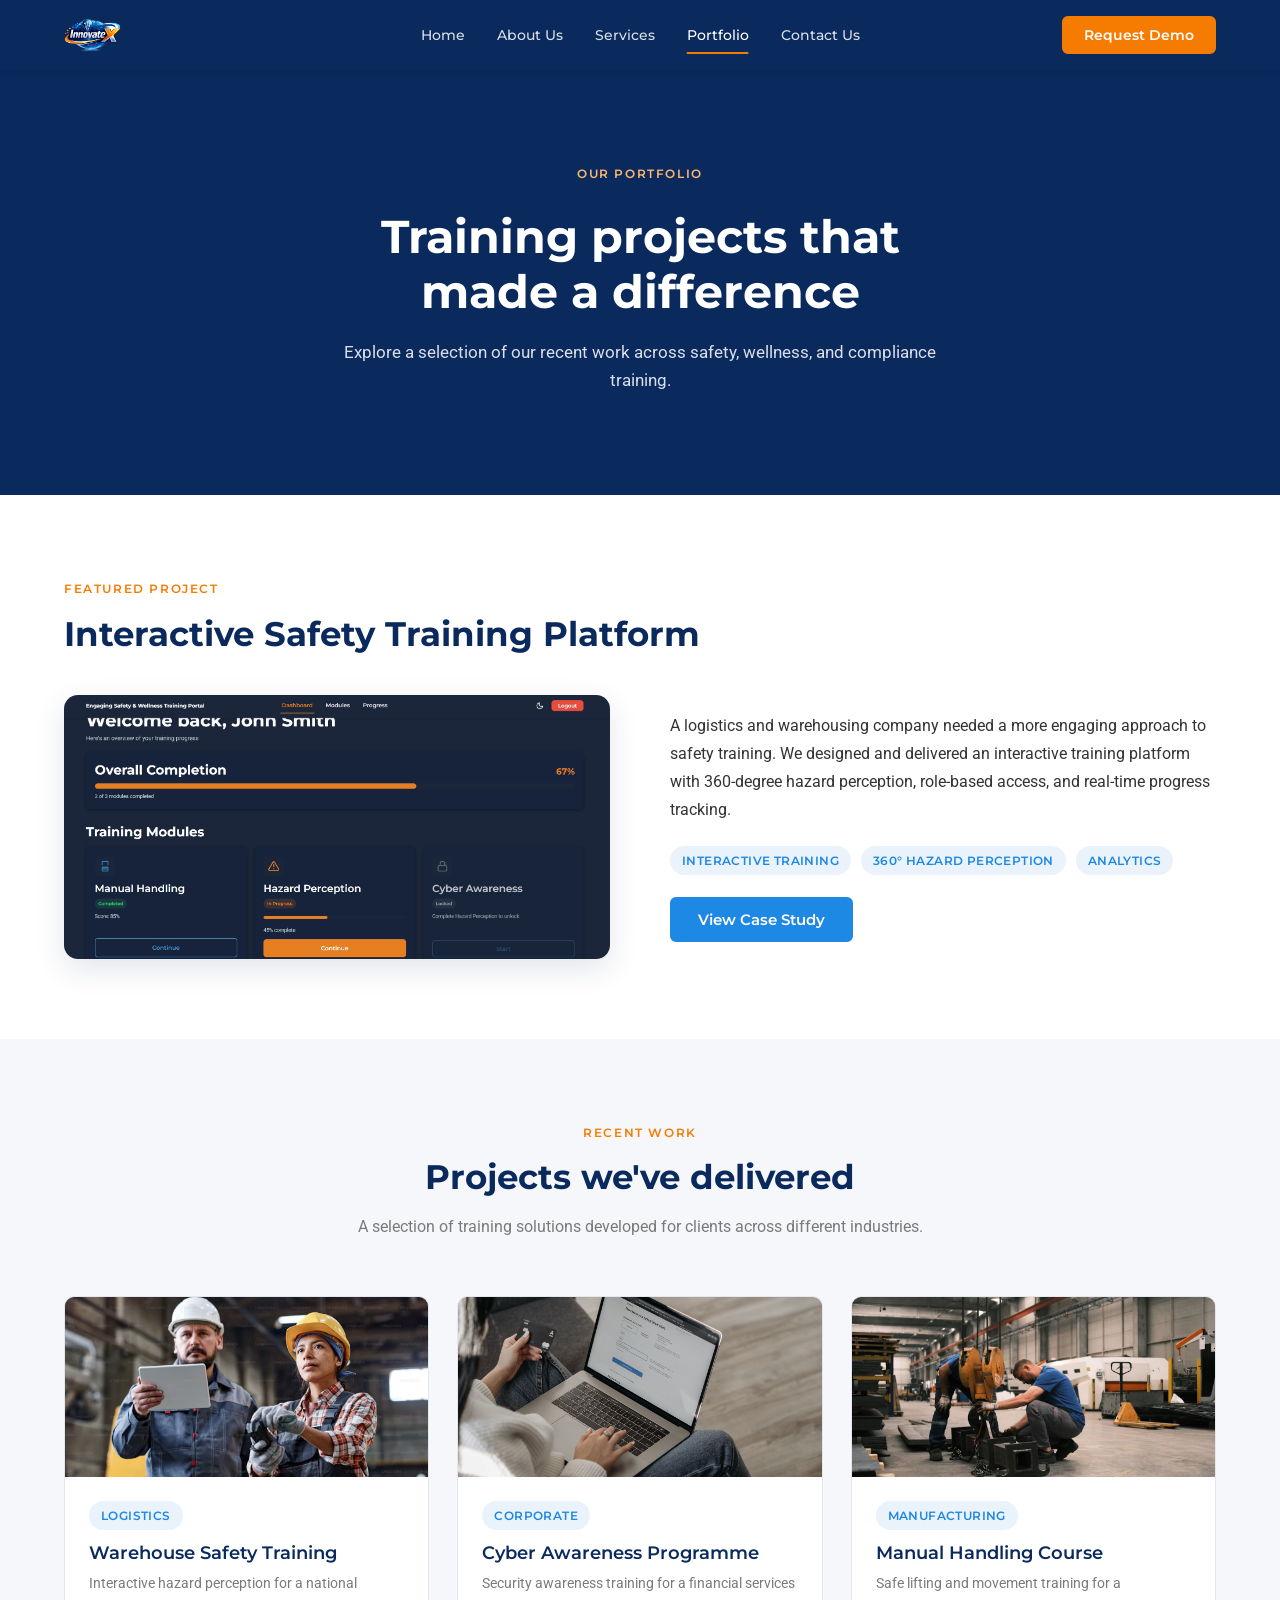
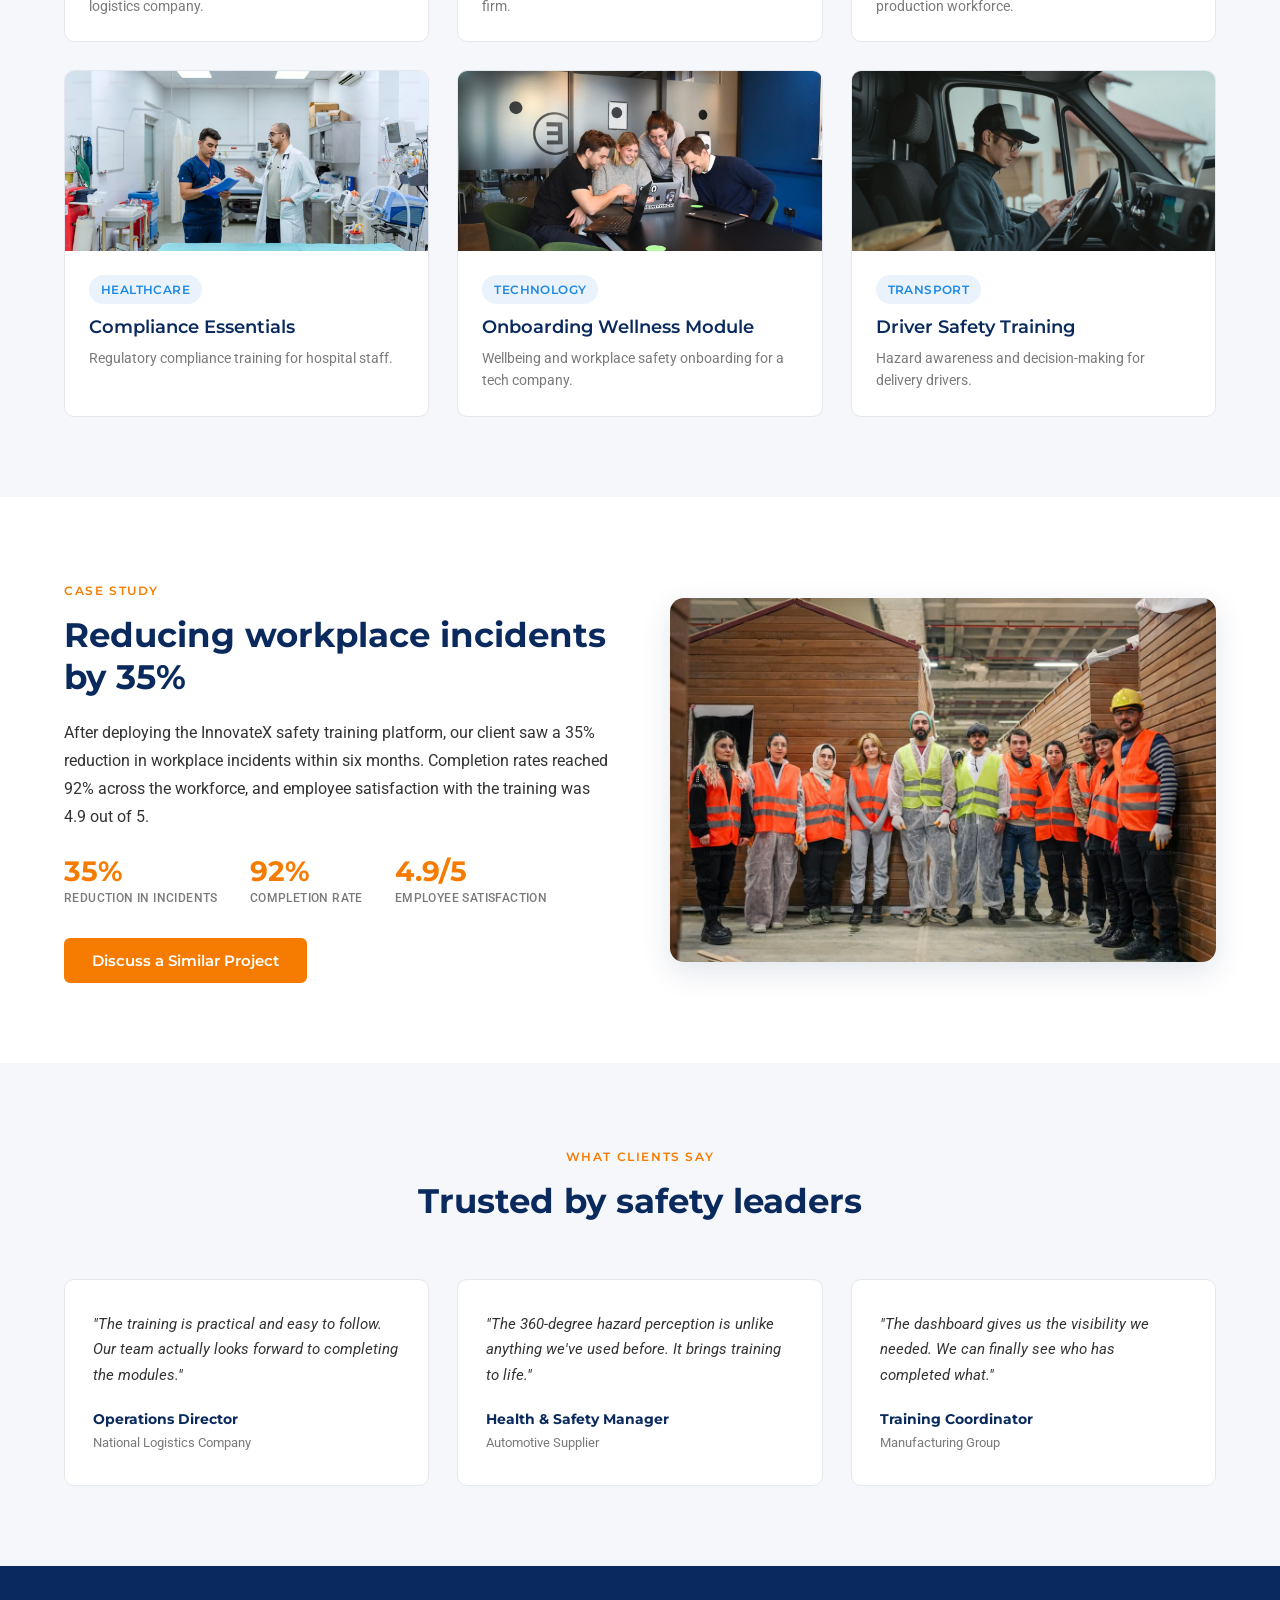
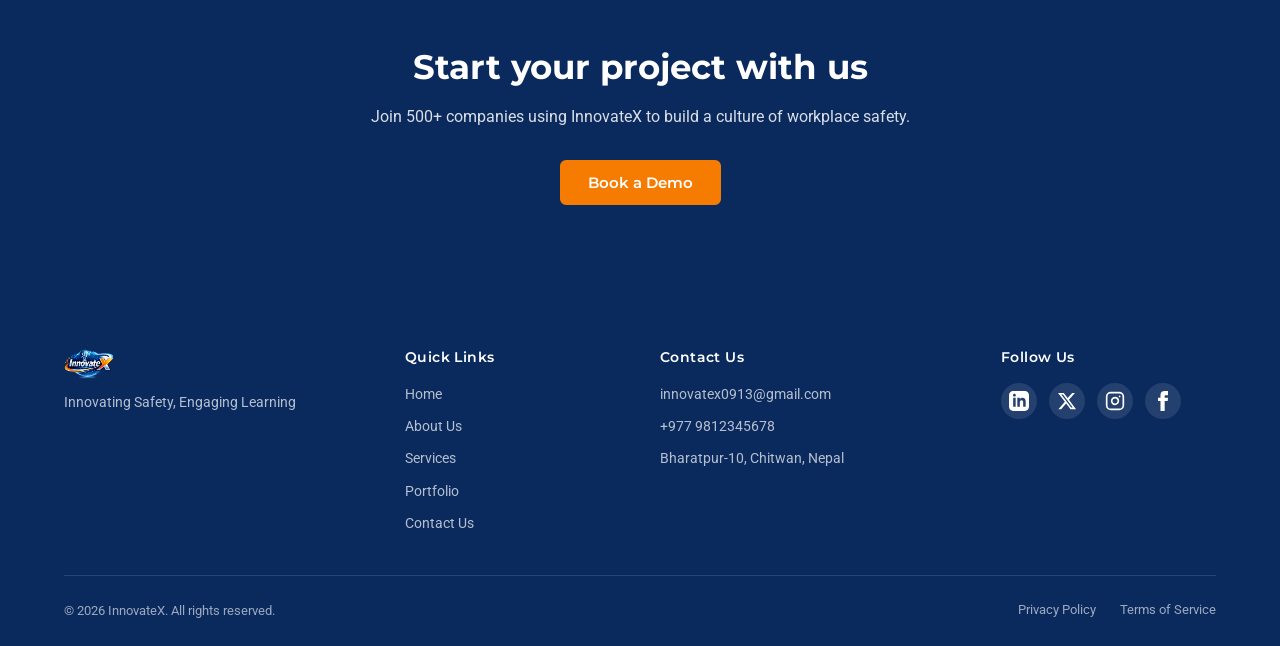
<file: portfolio.html>
<!DOCTYPE html>
<html lang="en">
<head>
  <meta charset="UTF-8">
  <meta name="viewport" content="width=device-width, initial-scale=1.0">
  <meta name="description" content="Explore recent training projects and case studies delivered by InnovateX.">
  <title>Portfolio | InnovateX</title>

  <link rel="icon" type="image/png" href="assets/favicon.png">

  <link rel="preconnect" href="https://fonts.googleapis.com">
  <link rel="preconnect" href="https://fonts.gstatic.com" crossorigin>
  <link href="https://fonts.googleapis.com/css2?family=Montserrat:wght@600;700&family=Roboto:wght@400;500&display=swap" rel="stylesheet">

  <link rel="stylesheet" href="css/style.css">
  <link rel="stylesheet" href="css/responsive.css">
</head>
<body>

  <!-- Site Header -->
  <header class="site-header">
    <div class="header-inner">

      <a href="index.html" class="logo">
        <img src="assets/logo.png" alt="InnovateX Logo">
      </a>

      <nav class="main-nav" id="mainNav">
        <a href="index.html" class="nav-link">Home</a>
        <a href="about.html" class="nav-link">About Us</a>
        <a href="services.html" class="nav-link">Services</a>
        <a href="portfolio.html" class="nav-link active">Portfolio</a>
        <a href="contact.html" class="nav-link">Contact Us</a>
      </nav>

      <a href="contact.html?intent=demo" class="btn btn-primary btn-header">Request Demo</a>

      <button class="hamburger" id="hamburgerBtn" aria-label="Open menu">
        <span></span>
        <span></span>
        <span></span>
      </button>

    </div>
  </header>

  <main>

    <!-- Hero Section -->
    <section class="page-hero">
      <div class="container">
        <span class="section-label light">OUR PORTFOLIO</span>
        <h1 class="page-hero-title">Training projects that<br>made a difference</h1>
        <p class="page-hero-subtitle">
          Explore a selection of our recent work across safety, wellness,
          and compliance training.
        </p>
      </div>
    </section>

    <!-- Featured Project Section -->
    <section class="featured-project">
      <div class="container">

        <div class="section-header-left">
          <span class="section-label">FEATURED PROJECT</span>
          <h2 class="section-title">Interactive Safety Training Platform</h2>
        </div>

        <div class="two-column">

          <div class="two-column-image">
            <img src="assets/images/portfolio-featured.jpg" alt="Interactive Safety Training Platform">
          </div>

          <div class="two-column-text">
            <p>
              A logistics and warehousing company needed a more engaging
              approach to safety training. We designed and delivered an
              interactive training platform with 360-degree hazard perception,
              role-based access, and real-time progress tracking.
            </p>

            <div class="project-tags">
              <span class="tag">Interactive Training</span>
              <span class="tag">360° Hazard Perception</span>
              <span class="tag">Analytics</span>
            </div>

            <a href="#case-study" class="btn btn-secondary">View Case Study</a>
          </div>

        </div>

      </div>
    </section>

    <!-- Recent Work Section -->
    <section class="projects-section">
      <div class="container">

        <div class="section-header">
          <span class="section-label">RECENT WORK</span>
          <h2 class="section-title">Projects we've delivered</h2>
          <p class="section-subtitle">
            A selection of training solutions developed for clients across
            different industries.
          </p>
        </div>

        <div class="projects-grid">

          <article class="project-card">
            <div class="project-image">
              <img src="assets/images/projects/project-1.jpg" alt="Warehouse Safety Training">
            </div>
            <div class="project-content">
              <span class="tag">Logistics</span>
              <h3>Warehouse Safety Training</h3>
              <p>Interactive hazard perception for a national logistics company.</p>
            </div>
          </article>

          <article class="project-card">
            <div class="project-image">
              <img src="assets/images/projects/project-2.jpg" alt="Cyber Awareness Programme">
            </div>
            <div class="project-content">
              <span class="tag">Corporate</span>
              <h3>Cyber Awareness Programme</h3>
              <p>Security awareness training for a financial services firm.</p>
            </div>
          </article>

          <article class="project-card">
            <div class="project-image">
              <img src="assets/images/projects/project-3.jpg" alt="Manual Handling Course">
            </div>
            <div class="project-content">
              <span class="tag">Manufacturing</span>
              <h3>Manual Handling Course</h3>
              <p>Safe lifting and movement training for a production workforce.</p>
            </div>
          </article>

          <article class="project-card">
            <div class="project-image">
              <img src="assets/images/projects/project-4.jpg" alt="Compliance Essentials">
            </div>
            <div class="project-content">
              <span class="tag">Healthcare</span>
              <h3>Compliance Essentials</h3>
              <p>Regulatory compliance training for hospital staff.</p>
            </div>
          </article>

          <article class="project-card">
            <div class="project-image">
              <img src="assets/images/projects/project-5.jpg" alt="Onboarding Wellness Module">
            </div>
            <div class="project-content">
              <span class="tag">Technology</span>
              <h3>Onboarding Wellness Module</h3>
              <p>Wellbeing and workplace safety onboarding for a tech company.</p>
            </div>
          </article>

          <article class="project-card">
            <div class="project-image">
              <img src="assets/images/projects/project-6.jpg" alt="Driver Safety Training">
            </div>
            <div class="project-content">
              <span class="tag">Transport</span>
              <h3>Driver Safety Training</h3>
              <p>Hazard awareness and decision-making for delivery drivers.</p>
            </div>
          </article>

        </div>

      </div>
    </section>

    <!-- Case Study Section -->
    <section class="case-study-section" id="case-study">
      <div class="container">

        <div class="two-column">

          <div class="two-column-text">
            <span class="section-label">CASE STUDY</span>
            <h2 class="section-title">Reducing workplace incidents by 35%</h2>
            <p>
              After deploying the InnovateX safety training platform, our
              client saw a 35% reduction in workplace incidents within six
              months. Completion rates reached 92% across the workforce, and
              employee satisfaction with the training was 4.9 out of 5.
            </p>

            <div class="stats-inline">
              <div class="stat-inline-item">
                <span class="stat-inline-number">35%</span>
                <span class="stat-inline-label">Reduction in Incidents</span>
              </div>
              <div class="stat-inline-item">
                <span class="stat-inline-number">92%</span>
                <span class="stat-inline-label">Completion Rate</span>
              </div>
              <div class="stat-inline-item">
                <span class="stat-inline-number">4.9/5</span>
                <span class="stat-inline-label">Employee Satisfaction</span>
              </div>
            </div>

            <a href="contact.html?intent=contact" class="btn btn-primary">Discuss a Similar Project</a>
          </div>

          <div class="two-column-image">
            <img src="assets/images/case-study.jpg" alt="Case study results">
          </div>

        </div>

      </div>
    </section>

    <!-- Testimonials Section -->
    <section class="testimonials-section">
      <div class="container">

        <div class="section-header">
          <span class="section-label">WHAT CLIENTS SAY</span>
          <h2 class="section-title">Trusted by safety leaders</h2>
        </div>

        <div class="testimonials-grid testimonials-grid-3">

          <article class="testimonial-card">
            <p class="testimonial-quote">
              "The training is practical and easy to follow. Our team
              actually looks forward to completing the modules."
            </p>
            <div class="testimonial-author">
              <strong>Operations Director</strong>
              <span>National Logistics Company</span>
            </div>
          </article>

          <article class="testimonial-card">
            <p class="testimonial-quote">
              "The 360-degree hazard perception is unlike anything we've
              used before. It brings training to life."
            </p>
            <div class="testimonial-author">
              <strong>Health &amp; Safety Manager</strong>
              <span>Automotive Supplier</span>
            </div>
          </article>

          <article class="testimonial-card">
            <p class="testimonial-quote">
              "The dashboard gives us the visibility we needed. We can
              finally see who has completed what."
            </p>
            <div class="testimonial-author">
              <strong>Training Coordinator</strong>
              <span>Manufacturing Group</span>
            </div>
          </article>

        </div>

      </div>
    </section>

    <!-- Call to Action Section -->
    <section class="cta-section">
      <div class="container">
        <h2>Start your project with us</h2>
        <p>Join 500+ companies using InnovateX to build a culture of workplace safety.</p>
        <a href="contact.html?intent=demo" class="btn btn-primary">Book a Demo</a>
      </div>
    </section>

  </main>

  <!-- Site Footer -->
  <footer class="site-footer">
    <div class="container">

      <div class="footer-grid">

        <div class="footer-brand">
          <img src="assets/logo.png" alt="InnovateX Logo" class="footer-logo">
          <p class="footer-tagline">Innovating Safety, Engaging Learning</p>
        </div>

        <div class="footer-column">
          <h4>Quick Links</h4>
          <ul>
            <li><a href="index.html">Home</a></li>
            <li><a href="about.html">About Us</a></li>
            <li><a href="services.html">Services</a></li>
            <li><a href="portfolio.html">Portfolio</a></li>
            <li><a href="contact.html">Contact Us</a></li>
          </ul>
        </div>

        <div class="footer-column">
          <h4>Contact Us</h4>
          <ul>
            <li><a href="mailto:innovatex0913@gmail.com">innovatex0913@gmail.com</a></li>
            <li><a href="tel:+9779812345678">+977 9812345678</a></li>
            <li>Bharatpur-10, Chitwan, Nepal</li>
          </ul>
        </div>

        <div class="footer-column">
          <h4>Follow Us</h4>
          <div class="social-icons">
            <a href="#" aria-label="LinkedIn">
              <svg xmlns="http://www.w3.org/2000/svg" width="20" height="20"
                   fill="currentColor" viewBox="0 0 24 24">
                <path d="M19 0h-14c-2.761 0-5 2.239-5 5v14c0 2.761 2.239 5 5 5h14c2.762 0 5-2.239 5-5v-14c0-2.761-2.238-5-5-5zm-11 19h-3v-11h3v11zm-1.5-12.268c-.966 0-1.75-.79-1.75-1.764s.784-1.764 1.75-1.764 1.75.79 1.75 1.764-.783 1.764-1.75 1.764zm13.5 12.268h-3v-5.604c0-3.368-4-3.113-4 0v5.604h-3v-11h3v1.765c1.396-2.586 7-2.777 7 2.476v6.759z"/>
              </svg>
            </a>
            <a href="#" aria-label="Twitter">
              <svg xmlns="http://www.w3.org/2000/svg" width="20" height="20"
                   fill="currentColor" viewBox="0 0 24 24">
                <path d="M18.244 2.25h3.308l-7.227 8.26 8.502 11.24H16.17l-5.214-6.817L4.99 21.75H1.68l7.73-8.835L1.254 2.25H8.08l4.713 6.231zm-1.161 17.52h1.833L7.084 4.126H5.117z"/>
              </svg>
            </a>
            <a href="#" aria-label="Instagram">
              <svg xmlns="http://www.w3.org/2000/svg" width="20" height="20"
                   fill="none" stroke="currentColor" stroke-width="2"
                   stroke-linecap="round" stroke-linejoin="round" viewBox="0 0 24 24">
                <rect x="2" y="2" width="20" height="20" rx="5" ry="5"/>
                <path d="M16 11.37A4 4 0 1 1 12.63 8 4 4 0 0 1 16 11.37z"/>
                <line x1="17.5" y1="6.5" x2="17.51" y2="6.5"/>
              </svg>
            </a>
            <a href="#" aria-label="Facebook">
              <svg xmlns="http://www.w3.org/2000/svg" width="20" height="20"
                   fill="currentColor" viewBox="0 0 24 24">
                <path d="M9 8h-3v4h3v12h5v-12h3.642l.358-4h-4v-1.667c0-.955.192-1.333 1.115-1.333h2.885v-5h-3.808c-3.596 0-5.192 1.583-5.192 4.615v3.385z"/>
              </svg>
            </a>
          </div>
        </div>

      </div>

      <div class="footer-bottom">
        <p>&copy; 2026 InnovateX. All rights reserved.</p>
        <div class="footer-bottom-links">
          <a href="#">Privacy Policy</a>
          <a href="#">Terms of Service</a>
        </div>
      </div>

    </div>
  </footer>

  <script src="js/script.js"></script>

</body>
</html>
</file>
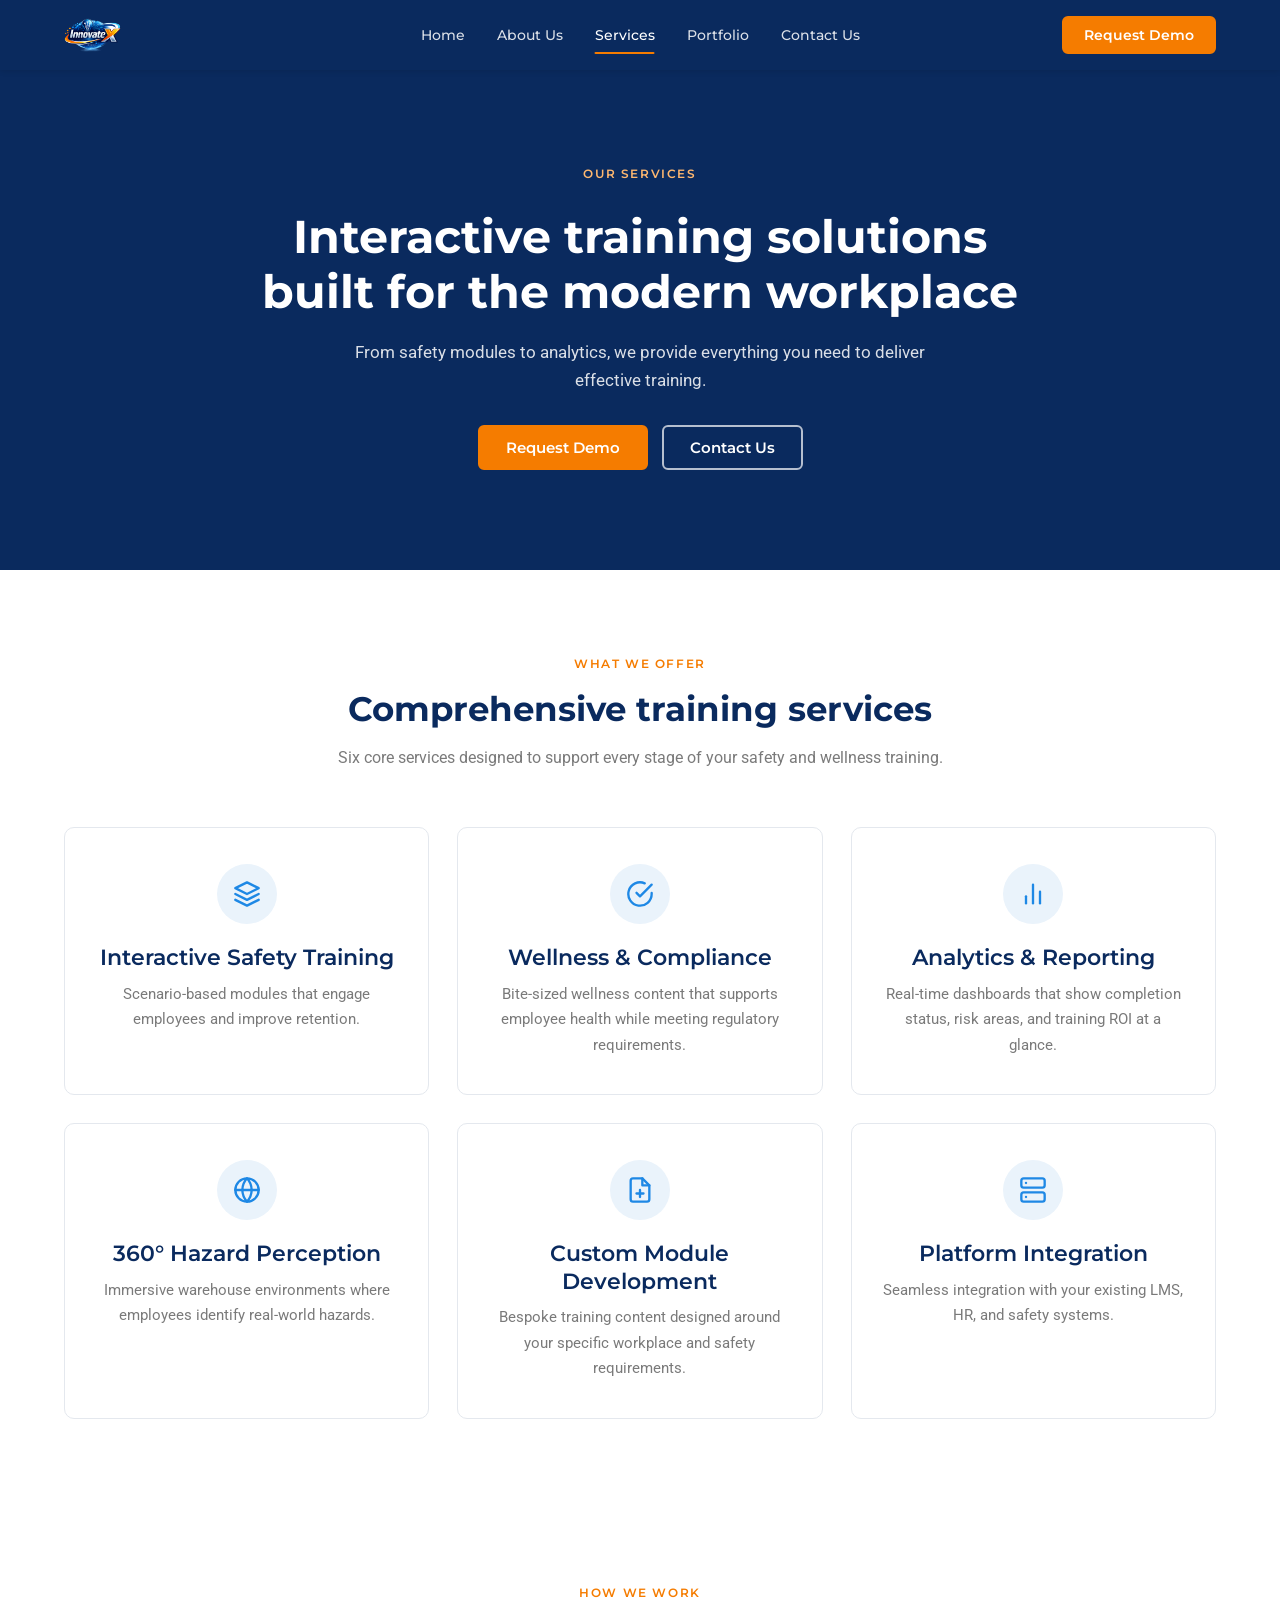
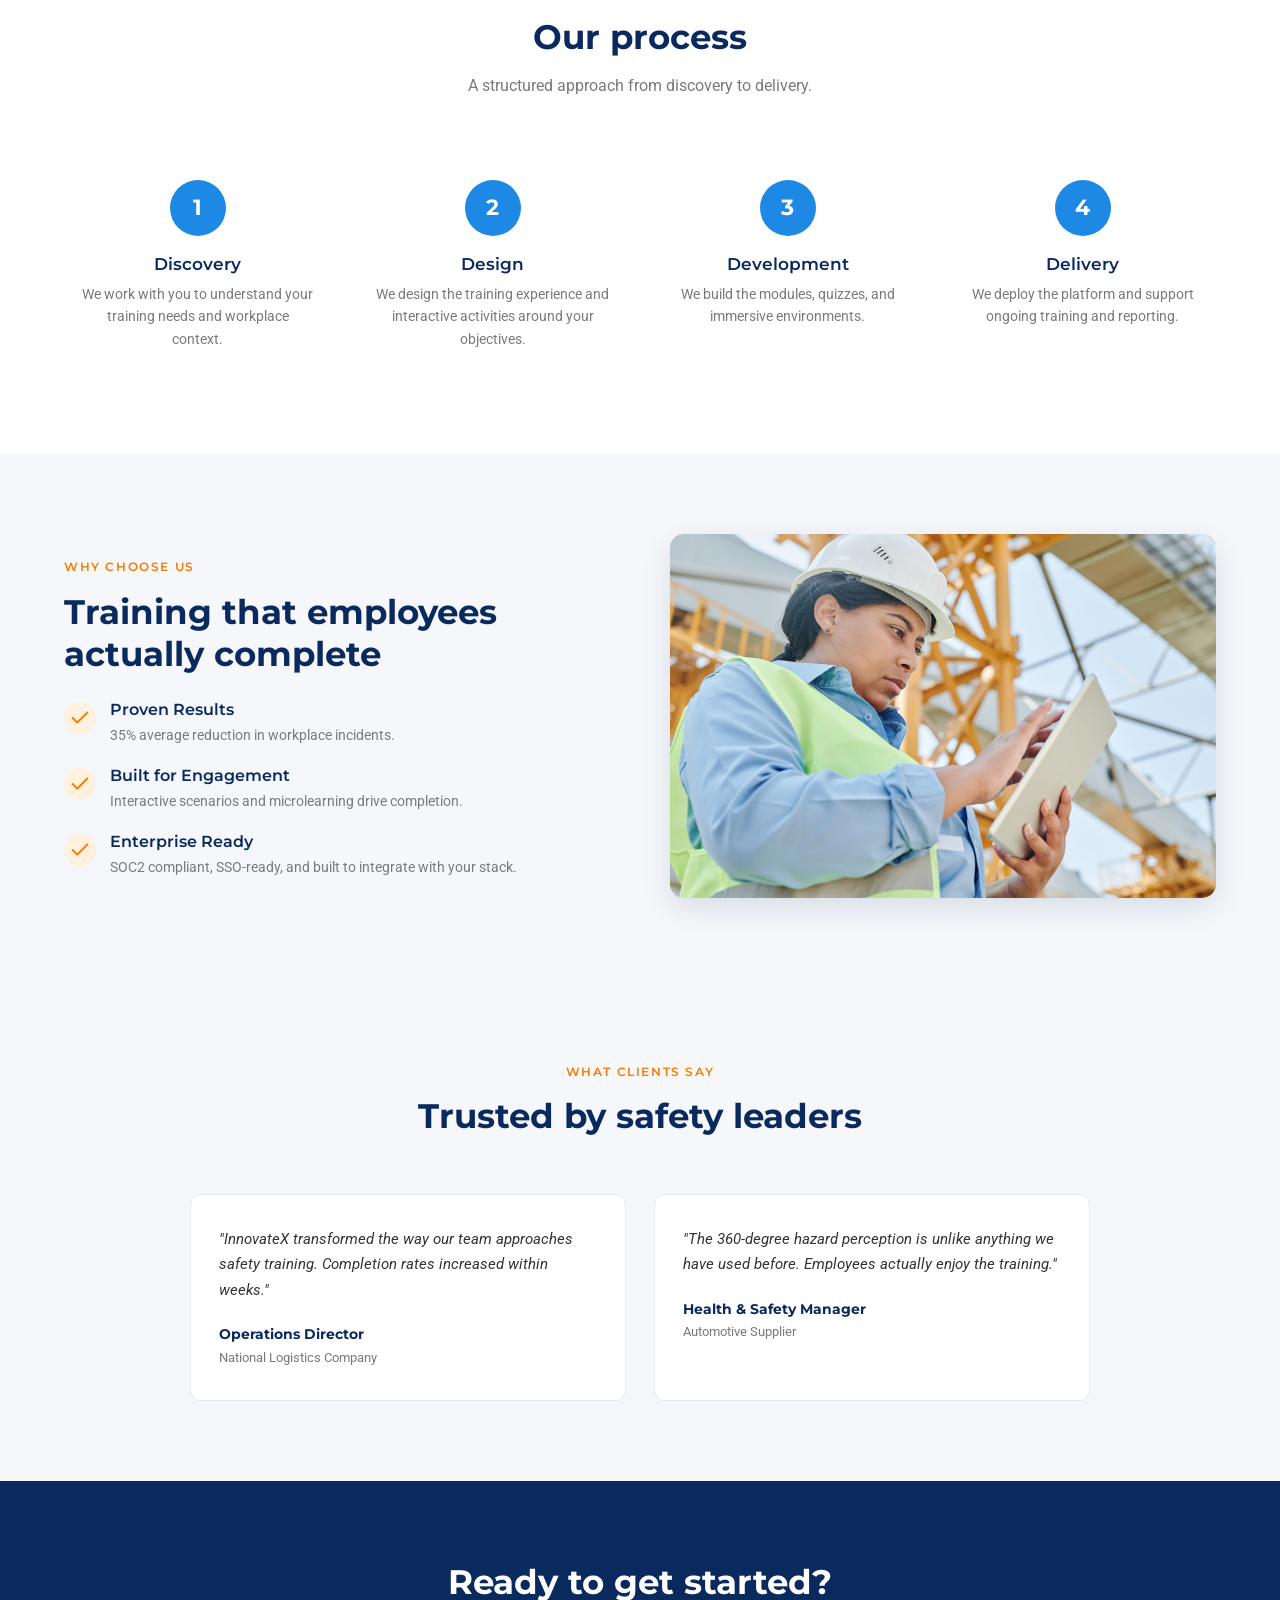
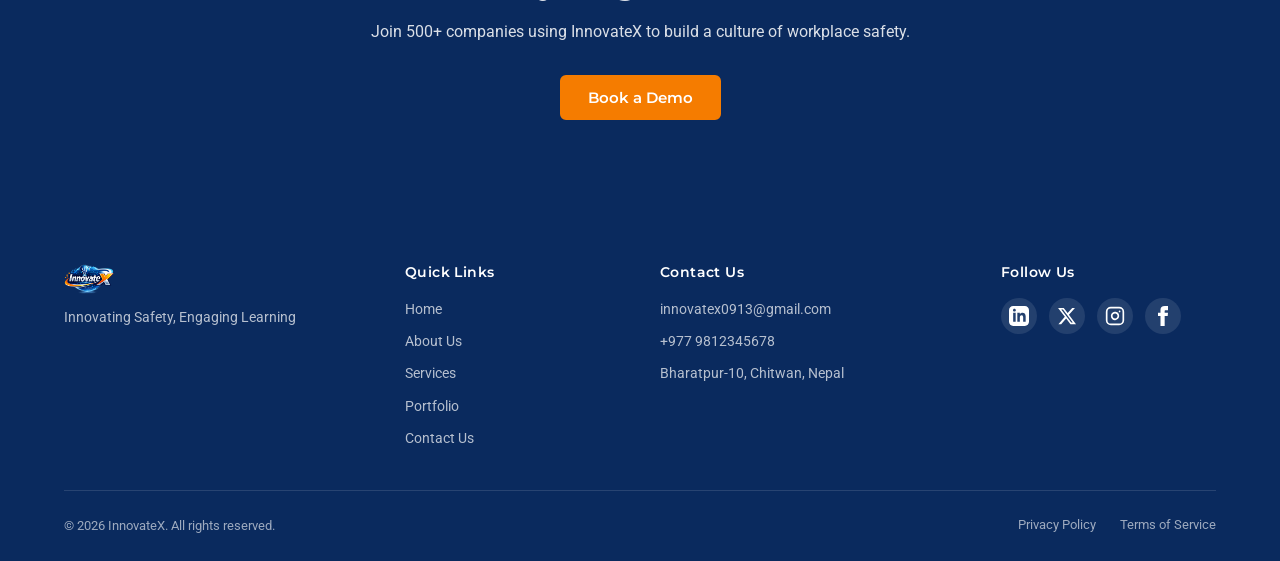
<file: services.html>
<!DOCTYPE html>
<html lang="en">
<head>
  <meta charset="UTF-8">
  <meta name="viewport" content="width=device-width, initial-scale=1.0">
  <meta name="description" content="Explore the interactive safety and wellness training services offered by InnovateX.">
  <title>Services | InnovateX</title>

  <link rel="icon" type="image/png" href="assets/favicon.png">

  <link rel="preconnect" href="https://fonts.googleapis.com">
  <link rel="preconnect" href="https://fonts.gstatic.com" crossorigin>
  <link href="https://fonts.googleapis.com/css2?family=Montserrat:wght@600;700&family=Roboto:wght@400;500&display=swap" rel="stylesheet">

  <link rel="stylesheet" href="css/style.css">
  <link rel="stylesheet" href="css/responsive.css">
</head>
<body>

  <!-- Site Header -->
  <header class="site-header">
    <div class="header-inner">

      <a href="index.html" class="logo">
        <img src="assets/logo.png" alt="InnovateX Logo">
      </a>

      <nav class="main-nav" id="mainNav">
        <a href="index.html" class="nav-link">Home</a>
        <a href="about.html" class="nav-link">About Us</a>
        <a href="services.html" class="nav-link active">Services</a>
        <a href="portfolio.html" class="nav-link">Portfolio</a>
        <a href="contact.html" class="nav-link">Contact Us</a>
      </nav>

      <a href="contact.html?intent=demo" class="btn btn-primary btn-header">Request Demo</a>

      <button class="hamburger" id="hamburgerBtn" aria-label="Open menu">
        <span></span>
        <span></span>
        <span></span>
      </button>

    </div>
  </header>

  <main>

    <!-- Hero Section -->
    <section class="page-hero">
      <div class="container">
        <span class="section-label light">OUR SERVICES</span>
        <h1 class="page-hero-title">Interactive training solutions<br>built for the modern workplace</h1>
        <p class="page-hero-subtitle">
          From safety modules to analytics, we provide everything you need to
          deliver effective training.
        </p>

        <div class="hero-buttons hero-buttons-center">
          <a href="contact.html?intent=demo" class="btn btn-primary">Request Demo</a>
          <a href="contact.html?intent=contact" class="btn btn-outline-light">Contact Us</a>
        </div>
      </div>
    </section>

    <!-- Services Overview Section -->
    <section class="solutions">
      <div class="container">

        <div class="section-header">
          <span class="section-label">WHAT WE OFFER</span>
          <h2 class="section-title">Comprehensive training services</h2>
          <p class="section-subtitle">
            Six core services designed to support every stage of your safety
            and wellness training.
          </p>
        </div>

        <div class="solutions-grid">

          <article class="solution-card">
            <div class="icon-box">
              <svg xmlns="http://www.w3.org/2000/svg" width="28" height="28" fill="none"
                   stroke="#1E88E5" stroke-width="2" stroke-linecap="round" stroke-linejoin="round"
                   viewBox="0 0 24 24">
                <path d="M12 2L2 7l10 5 10-5-10-5z"/>
                <path d="M2 17l10 5 10-5"/>
                <path d="M2 12l10 5 10-5"/>
              </svg>
            </div>
            <h3>Interactive Safety Training</h3>
            <p>Scenario-based modules that engage employees and improve retention.</p>
          </article>

          <article class="solution-card">
            <div class="icon-box">
              <svg xmlns="http://www.w3.org/2000/svg" width="28" height="28" fill="none"
                   stroke="#1E88E5" stroke-width="2" stroke-linecap="round" stroke-linejoin="round"
                   viewBox="0 0 24 24">
                <path d="M22 11.08V12a10 10 0 1 1-5.93-9.14"/>
                <polyline points="22 4 12 14.01 9 11.01"/>
              </svg>
            </div>
            <h3>Wellness &amp; Compliance</h3>
            <p>Bite-sized wellness content that supports employee health while meeting regulatory requirements.</p>
          </article>

          <article class="solution-card">
            <div class="icon-box">
              <svg xmlns="http://www.w3.org/2000/svg" width="28" height="28" fill="none"
                   stroke="#1E88E5" stroke-width="2" stroke-linecap="round" stroke-linejoin="round"
                   viewBox="0 0 24 24">
                <line x1="18" y1="20" x2="18" y2="10"/>
                <line x1="12" y1="20" x2="12" y2="4"/>
                <line x1="6" y1="20" x2="6" y2="14"/>
              </svg>
            </div>
            <h3>Analytics &amp; Reporting</h3>
            <p>Real-time dashboards that show completion status, risk areas, and training ROI at a glance.</p>
          </article>

          <article class="solution-card">
            <div class="icon-box">
              <svg xmlns="http://www.w3.org/2000/svg" width="28" height="28" fill="none"
                   stroke="#1E88E5" stroke-width="2" stroke-linecap="round" stroke-linejoin="round"
                   viewBox="0 0 24 24">
                <circle cx="12" cy="12" r="10"/>
                <line x1="2" y1="12" x2="22" y2="12"/>
                <path d="M12 2a15.3 15.3 0 0 1 4 10 15.3 15.3 0 0 1-4 10 15.3 15.3 0 0 1-4-10 15.3 15.3 0 0 1 4-10z"/>
              </svg>
            </div>
            <h3>360° Hazard Perception</h3>
            <p>Immersive warehouse environments where employees identify real-world hazards.</p>
          </article>

          <article class="solution-card">
            <div class="icon-box">
              <svg xmlns="http://www.w3.org/2000/svg" width="28" height="28" fill="none"
                   stroke="#1E88E5" stroke-width="2" stroke-linecap="round" stroke-linejoin="round"
                   viewBox="0 0 24 24">
                <path d="M14 2H6a2 2 0 0 0-2 2v16a2 2 0 0 0 2 2h12a2 2 0 0 0 2-2V8z"/>
                <polyline points="14 2 14 8 20 8"/>
                <line x1="12" y1="18" x2="12" y2="12"/>
                <line x1="9" y1="15" x2="15" y2="15"/>
              </svg>
            </div>
            <h3>Custom Module Development</h3>
            <p>Bespoke training content designed around your specific workplace and safety requirements.</p>
          </article>

          <article class="solution-card">
            <div class="icon-box">
              <svg xmlns="http://www.w3.org/2000/svg" width="28" height="28" fill="none"
                   stroke="#1E88E5" stroke-width="2" stroke-linecap="round" stroke-linejoin="round"
                   viewBox="0 0 24 24">
                <rect x="2" y="2" width="20" height="8" rx="2" ry="2"/>
                <rect x="2" y="14" width="20" height="8" rx="2" ry="2"/>
                <line x1="6" y1="6" x2="6.01" y2="6"/>
                <line x1="6" y1="18" x2="6.01" y2="18"/>
              </svg>
            </div>
            <h3>Platform Integration</h3>
            <p>Seamless integration with your existing LMS, HR, and safety systems.</p>
          </article>

        </div>

      </div>
    </section>

    <!-- Our Process Section -->
    <section class="process-section">
      <div class="container">

        <div class="section-header">
          <span class="section-label">HOW WE WORK</span>
          <h2 class="section-title">Our process</h2>
          <p class="section-subtitle">
            A structured approach from discovery to delivery.
          </p>
        </div>

        <div class="process-grid">

          <div class="process-step">
            <div class="process-number">1</div>
            <h3>Discovery</h3>
            <p>We work with you to understand your training needs and workplace context.</p>
          </div>

          <div class="process-step">
            <div class="process-number">2</div>
            <h3>Design</h3>
            <p>We design the training experience and interactive activities around your objectives.</p>
          </div>

          <div class="process-step">
            <div class="process-number">3</div>
            <h3>Development</h3>
            <p>We build the modules, quizzes, and immersive environments.</p>
          </div>

          <div class="process-step">
            <div class="process-number">4</div>
            <h3>Delivery</h3>
            <p>We deploy the platform and support ongoing training and reporting.</p>
          </div>

        </div>

      </div>
    </section>

    <!-- Why Choose Us Section -->
    <section class="who-we-are">
      <div class="container">
        <div class="two-column">

          <div class="two-column-text">
            <span class="section-label">WHY CHOOSE US</span>
            <h2 class="section-title">Training that employees actually complete</h2>

            <ul class="feature-list">

              <li class="feature-item">
                <div class="feature-icon">
                  <svg xmlns="http://www.w3.org/2000/svg" width="22" height="22"
                       fill="none" stroke="#F57C00" stroke-width="2" stroke-linecap="round"
                       stroke-linejoin="round" viewBox="0 0 24 24">
                    <polyline points="20 6 9 17 4 12"/>
                  </svg>
                </div>
                <div class="feature-text">
                  <h4>Proven Results</h4>
                  <p>35% average reduction in workplace incidents.</p>
                </div>
              </li>

              <li class="feature-item">
                <div class="feature-icon">
                  <svg xmlns="http://www.w3.org/2000/svg" width="22" height="22"
                       fill="none" stroke="#F57C00" stroke-width="2" stroke-linecap="round"
                       stroke-linejoin="round" viewBox="0 0 24 24">
                    <polyline points="20 6 9 17 4 12"/>
                  </svg>
                </div>
                <div class="feature-text">
                  <h4>Built for Engagement</h4>
                  <p>Interactive scenarios and microlearning drive completion.</p>
                </div>
              </li>

              <li class="feature-item">
                <div class="feature-icon">
                  <svg xmlns="http://www.w3.org/2000/svg" width="22" height="22"
                       fill="none" stroke="#F57C00" stroke-width="2" stroke-linecap="round"
                       stroke-linejoin="round" viewBox="0 0 24 24">
                    <polyline points="20 6 9 17 4 12"/>
                  </svg>
                </div>
                <div class="feature-text">
                  <h4>Enterprise Ready</h4>
                  <p>SOC2 compliant, SSO-ready, and built to integrate with your stack.</p>
                </div>
              </li>

            </ul>
          </div>

          <div class="two-column-image">
            <img src="assets/images/services-why.jpg" alt="InnovateX training platform">
          </div>

        </div>
      </div>
    </section>

    <!-- Testimonial Section -->
    <section class="testimonials-section">
      <div class="container">

        <div class="section-header">
          <span class="section-label">WHAT CLIENTS SAY</span>
          <h2 class="section-title">Trusted by safety leaders</h2>
        </div>

        <div class="testimonials-grid">

          <article class="testimonial-card">
            <p class="testimonial-quote">
              "InnovateX transformed the way our team approaches safety training.
              Completion rates increased within weeks."
            </p>
            <div class="testimonial-author">
              <strong>Operations Director</strong>
              <span>National Logistics Company</span>
            </div>
          </article>

          <article class="testimonial-card">
            <p class="testimonial-quote">
              "The 360-degree hazard perception is unlike anything we have used before.
              Employees actually enjoy the training."
            </p>
            <div class="testimonial-author">
              <strong>Health &amp; Safety Manager</strong>
              <span>Automotive Supplier</span>
            </div>
          </article>

        </div>

      </div>
    </section>

    <!-- Call to Action Section -->
    <section class="cta-section">
      <div class="container">
        <h2>Ready to get started?</h2>
        <p>Join 500+ companies using InnovateX to build a culture of workplace safety.</p>
        <a href="contact.html?intent=demo" class="btn btn-primary">Book a Demo</a>
      </div>
    </section>

  </main>

  <!-- Site Footer -->
  <footer class="site-footer">
    <div class="container">

      <div class="footer-grid">

        <div class="footer-brand">
          <img src="assets/logo.png" alt="InnovateX Logo" class="footer-logo">
          <p class="footer-tagline">Innovating Safety, Engaging Learning</p>
        </div>

        <div class="footer-column">
          <h4>Quick Links</h4>
          <ul>
            <li><a href="index.html">Home</a></li>
            <li><a href="about.html">About Us</a></li>
            <li><a href="services.html">Services</a></li>
            <li><a href="portfolio.html">Portfolio</a></li>
            <li><a href="contact.html">Contact Us</a></li>
          </ul>
        </div>

        <div class="footer-column">
          <h4>Contact Us</h4>
          <ul>
            <li><a href="mailto:innovatex0913@gmail.com">innovatex0913@gmail.com</a></li>
            <li><a href="tel:+9779812345678">+977 9812345678</a></li>
            <li>Bharatpur-10, Chitwan, Nepal</li>
          </ul>
        </div>

        <div class="footer-column">
          <h4>Follow Us</h4>
          <div class="social-icons">
            <a href="#" aria-label="LinkedIn">
              <svg xmlns="http://www.w3.org/2000/svg" width="20" height="20"
                   fill="currentColor" viewBox="0 0 24 24">
                <path d="M19 0h-14c-2.761 0-5 2.239-5 5v14c0 2.761 2.239 5 5 5h14c2.762 0 5-2.239 5-5v-14c0-2.761-2.238-5-5-5zm-11 19h-3v-11h3v11zm-1.5-12.268c-.966 0-1.75-.79-1.75-1.764s.784-1.764 1.75-1.764 1.75.79 1.75 1.764-.783 1.764-1.75 1.764zm13.5 12.268h-3v-5.604c0-3.368-4-3.113-4 0v5.604h-3v-11h3v1.765c1.396-2.586 7-2.777 7 2.476v6.759z"/>
              </svg>
            </a>
            <a href="#" aria-label="Twitter">
              <svg xmlns="http://www.w3.org/2000/svg" width="20" height="20"
                   fill="currentColor" viewBox="0 0 24 24">
                <path d="M18.244 2.25h3.308l-7.227 8.26 8.502 11.24H16.17l-5.214-6.817L4.99 21.75H1.68l7.73-8.835L1.254 2.25H8.08l4.713 6.231zm-1.161 17.52h1.833L7.084 4.126H5.117z"/>
              </svg>
            </a>
            <a href="#" aria-label="Instagram">
              <svg xmlns="http://www.w3.org/2000/svg" width="20" height="20"
                   fill="none" stroke="currentColor" stroke-width="2"
                   stroke-linecap="round" stroke-linejoin="round" viewBox="0 0 24 24">
                <rect x="2" y="2" width="20" height="20" rx="5" ry="5"/>
                <path d="M16 11.37A4 4 0 1 1 12.63 8 4 4 0 0 1 16 11.37z"/>
                <line x1="17.5" y1="6.5" x2="17.51" y2="6.5"/>
              </svg>
            </a>
            <a href="#" aria-label="Facebook">
              <svg xmlns="http://www.w3.org/2000/svg" width="20" height="20"
                   fill="currentColor" viewBox="0 0 24 24">
                <path d="M9 8h-3v4h3v12h5v-12h3.642l.358-4h-4v-1.667c0-.955.192-1.333 1.115-1.333h2.885v-5h-3.808c-3.596 0-5.192 1.583-5.192 4.615v3.385z"/>
              </svg>
            </a>
          </div>
        </div>

      </div>

      <div class="footer-bottom">
        <p>&copy; 2026 InnovateX. All rights reserved.</p>
        <div class="footer-bottom-links">
          <a href="#">Privacy Policy</a>
          <a href="#">Terms of Service</a>
        </div>
      </div>

    </div>
  </footer>

  <script src="js/script.js"></script>

</body>
</html>
</file>
<file: css/style.css>
/* InnovateX Promotional Website */
/* Main Stylesheet */

/* Google Fonts */
@import url('https://fonts.googleapis.com/css2?family=Montserrat:wght@600;700&family=Roboto:wght@400;500&display=swap');

/* CSS Variables */
:root {
  --deep-blue: #0A2A5E;
  --bright-blue: #1E88E5;
  --orange: #F57C00;
  --white: #FFFFFF;
  --light-grey: #F5F7FA;
  --dark-grey: #333333;
  --mid-grey: #7A7A7A;
  --border-grey: #E4E8EE;

  --font-heading: 'Montserrat', sans-serif;
  --font-body: 'Roboto', sans-serif;

  --container-width: 1200px;
  --section-padding: 80px;

  --radius-sm: 6px;
  --radius-md: 10px;
  --radius-lg: 14px;
  --shadow-sm: 0 2px 6px rgba(10, 42, 94, 0.06);
  --shadow-md: 0 4px 16px rgba(10, 42, 94, 0.08);
  --shadow-lg: 0 10px 30px rgba(10, 42, 94, 0.12);

  --transition-fast: 0.2s ease;
  --transition-med: 0.3s ease;
}

/* Reset and Base */
* {
  margin: 0;
  padding: 0;
  box-sizing: border-box;
}

html {
  scroll-behavior: smooth;
}

body {
  font-family: var(--font-body);
  font-size: 16px;
  line-height: 1.6;
  color: var(--dark-grey);
  background-color: var(--white);
  -webkit-font-smoothing: antialiased;
}

img {
  max-width: 100%;
  height: auto;
  display: block;
}

a {
  text-decoration: none;
  color: inherit;
  transition: color var(--transition-fast);
}

ul {
  list-style: none;
}

button {
  font-family: inherit;
  cursor: pointer;
  border: none;
  background: none;
}

/* Typography */
h1, h2, h3, h4, h5, h6 {
  font-family: var(--font-heading);
  font-weight: 700;
  color: var(--deep-blue);
  line-height: 1.25;
}

h1 { font-size: 48px; }
h2 { font-size: 36px; }
h3 { font-size: 22px; font-weight: 600; }
h4 { font-size: 18px; font-weight: 600; }

p {
  color: var(--dark-grey);
  line-height: 1.7;
}

/* Layout Helpers */
.container {
  max-width: var(--container-width);
  margin: 0 auto;
  padding: 0 24px;
  width: 100%;
}

section {
  padding: var(--section-padding) 0;
}

.section-header {
  text-align: center;
  max-width: 720px;
  margin: 0 auto 56px;
}

.section-header-left {
  text-align: left;
  max-width: 720px;
  margin-bottom: 40px;
}

.section-label {
  display: inline-block;
  font-family: var(--font-heading);
  font-weight: 600;
  font-size: 12px;
  letter-spacing: 1.6px;
  text-transform: uppercase;
  color: var(--orange);
  margin-bottom: 14px;
}

.section-label.light {
  color: #FFB870;
}

.section-title {
  font-size: 34px;
  font-weight: 700;
  color: var(--deep-blue);
  margin-bottom: 14px;
}

.section-subtitle {
  font-size: 16px;
  color: var(--mid-grey);
  line-height: 1.7;
}

.section-cta {
  text-align: center;
  margin-top: 48px;
}

/* Buttons */
.btn {
  display: inline-flex;
  align-items: center;
  justify-content: center;
  font-family: var(--font-heading);
  font-weight: 600;
  font-size: 15px;
  padding: 13px 26px;
  border-radius: var(--radius-sm);
  transition: all var(--transition-fast);
  text-align: center;
  cursor: pointer;
  line-height: 1;
}

.btn-primary {
  background-color: var(--orange);
  color: var(--white);
  border: 2px solid var(--orange);
}

.btn-primary:hover {
  background-color: #E06D00;
  border-color: #E06D00;
  transform: translateY(-1px);
}

.btn-secondary {
  background-color: var(--bright-blue);
  color: var(--white);
  border: 2px solid var(--bright-blue);
}

.btn-secondary:hover {
  background-color: #1570C4;
  border-color: #1570C4;
  transform: translateY(-1px);
}

.btn-outline-light {
  background: transparent;
  color: var(--white);
  border: 2px solid rgba(255, 255, 255, 0.7);
}

.btn-outline-light:hover {
  background: rgba(255, 255, 255, 0.1);
  border-color: var(--white);
}

.btn-header {
  padding: 10px 20px;
  font-size: 14px;
}

/* Site Header */
.site-header {
  position: sticky;
  top: 0;
  z-index: 100;
  background-color: var(--deep-blue);
  box-shadow: 0 1px 6px rgba(0, 0, 0, 0.12);
}

.header-inner {
  max-width: var(--container-width);
  margin: 0 auto;
  padding: 16px 24px;
  display: flex;
  align-items: center;
  justify-content: space-between;
  gap: 24px;
  position: relative;
}

.logo img {
  height: 34px;
  width: auto;
}

/* Navbar centered in the header */
.main-nav {
  position: absolute;
  left: 50%;
  transform: translateX(-50%);
  display: flex;
  align-items: center;
  gap: 32px;
}

.nav-link {
  font-family: var(--font-heading);
  font-weight: 500;
  font-size: 14px;
  color: rgba(255, 255, 255, 0.85);
  position: relative;
  padding: 4px 0;
}

.nav-link:hover {
  color: var(--white);
}

.nav-link.active {
  color: var(--white);
}

.nav-link.active::after {
  content: "";
  position: absolute;
  left: 0;
  right: 0;
  bottom: -4px;
  height: 2px;
  background-color: var(--orange);
  border-radius: 2px;
}

/* Mobile Hamburger */
.hamburger {
  display: none;
  flex-direction: column;
  gap: 4px;
  padding: 6px;
}

.hamburger span {
  width: 22px;
  height: 2px;
  background: var(--white);
  border-radius: 2px;
  transition: all var(--transition-fast);
}

/* Hero Section (Home) */
.hero {
  background-color: var(--deep-blue);
  color: var(--white);
  padding: 100px 0 120px;
  position: relative;
  overflow: hidden;
}

.hero-inner {
  max-width: var(--container-width);
  margin: 0 auto;
  padding: 0 24px;
  display: grid;
  grid-template-columns: 1.1fr 1fr;
  align-items: center;
  gap: 60px;
}

.hero-content {
  max-width: 560px;
}

.hero-title {
  font-size: 54px;
  font-weight: 700;
  line-height: 1.15;
  color: var(--white);
  margin-bottom: 20px;
}

.hero-subtitle {
  font-size: 17px;
  line-height: 1.7;
  color: rgba(255, 255, 255, 0.85);
  margin-bottom: 32px;
  max-width: 500px;
}

.hero-buttons {
  display: flex;
  gap: 14px;
  flex-wrap: wrap;
}

.hero-buttons-center {
  justify-content: center;
  margin-top: 30px;
}

.hero-image {
  display: flex;
  justify-content: center;
  align-items: center;
}

.hero-image img {
  width: 100%;
  max-width: 560px;
  height: auto;
  border-radius: var(--radius-lg);
  box-shadow: 0 20px 50px rgba(0, 0, 0, 0.25);
}

/* Page Hero (About, Services, Portfolio, Contact) */
.page-hero {
  background-color: var(--deep-blue);
  color: var(--white);
  text-align: center;
  padding: 90px 0 100px;
}

.page-hero .section-label {
  color: #FFB870;
}

.page-hero-title {
  font-size: 46px;
  font-weight: 700;
  color: var(--white);
  margin: 12px 0 18px;
  line-height: 1.2;
}

.page-hero-subtitle {
  font-size: 17px;
  color: rgba(255, 255, 255, 0.85);
  max-width: 620px;
  margin: 0 auto;
  line-height: 1.7;
}

/* Stats Section (Home) */
.stats {
  background-color: var(--white);
  padding: 60px 0;
  border-bottom: 1px solid var(--border-grey);
}

.stats-grid {
  display: grid;
  grid-template-columns: repeat(4, 1fr);
  gap: 24px;
  text-align: center;
}

.stat-item {
  display: flex;
  flex-direction: column;
  gap: 6px;
}

.stat-number {
  font-family: var(--font-heading);
  font-weight: 700;
  font-size: 34px;
  color: var(--deep-blue);
}

.stat-label {
  font-size: 13px;
  font-weight: 500;
  color: var(--mid-grey);
  text-transform: uppercase;
  letter-spacing: 0.6px;
}

/* Solutions Section (Home and Services) */
.solutions {
  background-color: var(--white);
}

.solutions-grid {
  display: grid;
  grid-template-columns: repeat(3, 1fr);
  gap: 28px;
}

.solution-card {
  background: var(--white);
  border: 1px solid var(--border-grey);
  border-radius: var(--radius-md);
  padding: 36px 28px;
  text-align: center;
  transition: all var(--transition-med);
}

.solution-card:hover {
  box-shadow: var(--shadow-lg);
  transform: translateY(-4px);
  border-color: transparent;
}

.solution-card .icon-box {
  width: 60px;
  height: 60px;
  background-color: #EAF3FB;
  border-radius: 50%;
  display: flex;
  align-items: center;
  justify-content: center;
  margin: 0 auto 20px;
}

.solution-card h3 {
  margin-bottom: 10px;
  color: var(--deep-blue);
}

.solution-card p {
  font-size: 15px;
  color: var(--mid-grey);
}

/* Why Choose Section (Home) */
.why-choose {
  background-color: var(--light-grey);
}

.why-grid {
  display: grid;
  grid-template-columns: repeat(3, 1fr);
  gap: 32px;
}

.why-item {
  text-align: center;
}

.why-item .icon-box {
  width: 56px;
  height: 56px;
  border-radius: var(--radius-sm);
  display: flex;
  align-items: center;
  justify-content: center;
  margin-bottom: 18px;
}

.icon-box.orange {
  background-color: #FFF1E0;
}

.why-item h3 {
  margin-bottom: 8px;
  font-size: 18px;
  color: var(--deep-blue);
}

.why-item p {
  font-size: 15px;
  color: var(--mid-grey);
}

/* Call to Action Section */
.cta-section {
  background-color: var(--deep-blue);
  color: var(--white);
  text-align: center;
  padding: 80px 0;
}

.cta-section h2 {
  color: var(--white);
  font-size: 34px;
  margin-bottom: 14px;
}

.cta-section p {
  color: rgba(255, 255, 255, 0.85);
  font-size: 16px;
  margin-bottom: 30px;
}

/* Site Footer */
.site-footer {
  background-color: var(--deep-blue);
  color: rgba(255, 255, 255, 0.85);
  padding: 64px 0 24px;
}

.footer-grid {
  display: grid;
  grid-template-columns: 1.4fr 1fr 1.4fr 1fr;
  gap: 40px;
  padding-bottom: 40px;
  border-bottom: 1px solid rgba(255, 255, 255, 0.12);
}

.footer-brand {
  max-width: 260px;
}

.footer-logo {
  height: 30px;
  margin-bottom: 12px;
}

.footer-tagline {
  font-size: 14px;
  color: rgba(255, 255, 255, 0.7);
  line-height: 1.6;
}

.footer-column h4 {
  font-family: var(--font-heading);
  font-size: 14px;
  font-weight: 600;
  color: var(--white);
  margin-bottom: 16px;
  letter-spacing: 0.4px;
}

.footer-column ul {
  display: flex;
  flex-direction: column;
  gap: 10px;
}

.footer-column ul li a,
.footer-column ul li {
  font-size: 14px;
  color: rgba(255, 255, 255, 0.7);
  transition: color var(--transition-fast);
}

.footer-column ul li a:hover {
  color: var(--orange);
}

.social-icons {
  display: flex;
  gap: 12px;
}

.social-icons a {
  width: 36px;
  height: 36px;
  border-radius: 50%;
  background-color: rgba(255, 255, 255, 0.1);
  display: flex;
  align-items: center;
  justify-content: center;
  color: var(--white);
  transition: all var(--transition-fast);
}

.social-icons a:hover {
  background-color: var(--orange);
}

.footer-bottom {
  display: flex;
  justify-content: space-between;
  align-items: center;
  gap: 20px;
  padding-top: 24px;
  flex-wrap: wrap;
}

.footer-bottom p {
  font-size: 13px;
  color: rgba(255, 255, 255, 0.6);
}

.footer-bottom-links {
  display: flex;
  gap: 24px;
}

.footer-bottom-links a {
  font-size: 13px;
  color: rgba(255, 255, 255, 0.6);
}

.footer-bottom-links a:hover {
  color: var(--orange);
}

/* About Page Sections */
.who-we-are {
  background-color: var(--light-grey);
}

.two-column {
  display: grid;
  grid-template-columns: 1fr 1fr;
  gap: 60px;
  align-items: center;
}

.two-column-text .section-title {
  margin-bottom: 20px;
}

.two-column-text p {
  font-size: 16px;
  color: var(--dark-grey);
  margin-bottom: 16px;
  line-height: 1.75;
}

.two-column-image img {
  width: 100%;
  border-radius: var(--radius-lg);
  box-shadow: var(--shadow-lg);
}

.mission-section {
  background-color: var(--white);
}

.mission-title {
  font-size: 30px;
  margin-bottom: 18px;
}

.mission-statement {
  font-family: var(--font-heading);
  font-weight: 600;
  font-size: 20px;
  color: var(--deep-blue);
  line-height: 1.5;
  max-width: 760px;
  margin: 0 auto 20px;
}

.mission-supporting {
  font-size: 16px;
  color: var(--mid-grey);
  max-width: 620px;
  margin: 0 auto;
}

.values-section {
  background-color: var(--light-grey);
}

.values-grid {
  display: grid;
  grid-template-columns: repeat(4, 1fr);
  gap: 24px;
}

.value-card {
  background: var(--white);
  border: 1px solid var(--border-grey);
  border-radius: var(--radius-md);
  padding: 32px 24px;
  text-align: center;
  transition: all var(--transition-med);
}

.value-card:hover {
  box-shadow: var(--shadow-lg);
  transform: translateY(-4px);
  border-color: transparent;
}

.value-card .icon-box {
  width: 56px;
  height: 56px;
  background-color: #EAF3FB;
  border-radius: 50%;
  display: flex;
  align-items: center;
  justify-content: center;
  margin: 0 auto 18px;
}

.value-card h3 {
  font-size: 17px;
  margin-bottom: 8px;
  color: var(--deep-blue);
}

.value-card p {
  font-size: 14px;
  color: var(--mid-grey);
  line-height: 1.6;
}

.team-section {
  background-color: var(--white);
}

.team-grid {
  display: grid;
  grid-template-columns: repeat(3, 1fr);
  gap: 32px;
}

.team-card {
  text-align: center;
  padding: 24px;
  border-radius: var(--radius-md);
  transition: all var(--transition-med);
}

.team-card:hover {
  box-shadow: var(--shadow-md);
}

.team-photo {
  width: 140px;
  height: 140px;
  margin: 0 auto 18px;
  border-radius: 50%;
  overflow: hidden;
  background-color: #EAF3FB;
  display: flex;
  align-items: center;
  justify-content: center;
}

.team-photo img {
  width: 100%;
  height: 100%;
  object-fit: cover;
}

.team-card h3 {
  font-size: 17px;
  margin-bottom: 6px;
  color: var(--deep-blue);
}

.team-card p {
  font-size: 13px;
  color: var(--mid-grey);
  line-height: 1.5;
}

/* Services Page Sections */
.process-section {
  background-color: var(--white);
}

.process-grid {
  display: grid;
  grid-template-columns: repeat(4, 1fr);
  gap: 28px;
}

.process-step {
  text-align: center;
  padding: 24px 16px;
}

.process-number {
  width: 56px;
  height: 56px;
  border-radius: 50%;
  background-color: var(--bright-blue);
  color: var(--white);
  font-family: var(--font-heading);
  font-weight: 700;
  font-size: 22px;
  display: flex;
  align-items: center;
  justify-content: center;
  margin: 0 auto 18px;
}

.process-step h3 {
  font-size: 17px;
  margin-bottom: 8px;
  color: var(--deep-blue);
}

.process-step p {
  font-size: 14px;
  color: var(--mid-grey);
  line-height: 1.6;
}

.feature-list {
  display: flex;
  flex-direction: column;
  gap: 20px;
  margin-top: 24px;
}

.feature-item {
  display: flex;
  gap: 14px;
  align-items: flex-start;
}

.feature-icon {
  width: 32px;
  height: 32px;
  border-radius: 50%;
  background-color: #FFF1E0;
  display: flex;
  align-items: center;
  justify-content: center;
  flex-shrink: 0;
  margin-top: 2px;
}

.feature-text h4 {
  font-size: 16px;
  margin-bottom: 4px;
  color: var(--deep-blue);
}

.feature-text p {
  font-size: 14px;
  color: var(--mid-grey);
  line-height: 1.6;
  margin: 0;
}

/* Testimonials Section */
.testimonials-section {
  background-color: var(--light-grey);
}

.testimonials-grid {
  display: grid;
  grid-template-columns: repeat(2, 1fr);
  gap: 28px;
  max-width: 900px;
  margin: 0 auto;
}

.testimonials-grid-3 {
  grid-template-columns: repeat(3, 1fr);
  max-width: 100%;
}

.testimonial-card {
  background-color: var(--white);
  border: 1px solid var(--border-grey);
  border-radius: var(--radius-md);
  padding: 32px 28px;
  transition: all var(--transition-med);
}

.testimonial-card:hover {
  box-shadow: var(--shadow-md);
}

.testimonial-quote {
  font-size: 15px;
  line-height: 1.7;
  color: var(--dark-grey);
  margin-bottom: 20px;
  font-style: italic;
}

.testimonial-author {
  display: flex;
  flex-direction: column;
  gap: 2px;
}

.testimonial-author strong {
  font-family: var(--font-heading);
  font-size: 14px;
  color: var(--deep-blue);
}

.testimonial-author span {
  font-size: 13px;
  color: var(--mid-grey);
}

/* Portfolio Page Sections */
.featured-project {
  background-color: var(--white);
}

.project-tags {
  display: flex;
  flex-wrap: wrap;
  gap: 10px;
  margin: 22px 0;
}

.tag {
  display: inline-block;
  font-family: var(--font-heading);
  font-size: 12px;
  font-weight: 600;
  letter-spacing: 0.4px;
  color: var(--bright-blue);
  background-color: #EAF3FB;
  padding: 5px 12px;
  border-radius: 999px;
  text-transform: uppercase;
}

.projects-section {
  background-color: var(--light-grey);
}

.projects-grid {
  display: grid;
  grid-template-columns: repeat(3, 1fr);
  gap: 28px;
}

.project-card {
  background-color: var(--white);
  border: 1px solid var(--border-grey);
  border-radius: var(--radius-md);
  overflow: hidden;
  transition: all var(--transition-med);
}

.project-card:hover {
  box-shadow: var(--shadow-lg);
  transform: translateY(-4px);
  border-color: transparent;
}

.project-image {
  width: 100%;
  height: 180px;
  overflow: hidden;
  background-color: #EAF3FB;
}

.project-image img {
  width: 100%;
  height: 100%;
  object-fit: cover;
  display: block;
  transition: transform var(--transition-med);
}

.project-card:hover .project-image img {
  transform: scale(1.05);
}

.project-content {
  padding: 24px;
}

.project-content .tag {
  margin-bottom: 12px;
}

.project-content h3 {
  font-size: 18px;
  margin-bottom: 8px;
  color: var(--deep-blue);
}

.project-content p {
  font-size: 14px;
  color: var(--mid-grey);
  line-height: 1.6;
}

.case-study-section {
  background-color: var(--white);
}

.stats-inline {
  display: flex;
  gap: 32px;
  margin: 26px 0 30px;
  flex-wrap: wrap;
}

.stat-inline-item {
  display: flex;
  flex-direction: column;
  gap: 4px;
}

.stat-inline-number {
  font-family: var(--font-heading);
  font-weight: 700;
  font-size: 28px;
  color: var(--orange);
  line-height: 1;
}

.stat-inline-label {
  font-size: 12px;
  color: var(--mid-grey);
  text-transform: uppercase;
  letter-spacing: 0.4px;
  font-weight: 500;
}

/* Contact Page Sections */
.contact-section {
  background-color: var(--white);
}

.contact-header {
  text-align: center;
  max-width: 720px;
  margin: 0 auto 50px;
}

.contact-grid {
  display: grid;
  grid-template-columns: 1.3fr 1fr;
  gap: 60px;
  align-items: start;
}

.contact-form {
  display: flex;
  flex-direction: column;
  gap: 20px;
}

.form-group {
  display: flex;
  flex-direction: column;
  gap: 8px;
}

.form-row {
  display: grid;
  grid-template-columns: 1fr 1fr;
  gap: 20px;
}

.form-group label {
  font-family: var(--font-heading);
  font-size: 13px;
  font-weight: 600;
  color: var(--deep-blue);
  letter-spacing: 0.3px;
}

.form-group input,
.form-group textarea {
  font-family: var(--font-body);
  font-size: 15px;
  color: var(--dark-grey);
  background-color: var(--white);
  border: 1px solid var(--border-grey);
  border-radius: var(--radius-sm);
  padding: 12px 16px;
  transition: border-color var(--transition-fast);
  width: 100%;
}

.form-group input:focus,
.form-group textarea:focus {
  outline: none;
  border-color: var(--bright-blue);
  box-shadow: 0 0 0 3px rgba(30, 136, 229, 0.1);
}

.form-group textarea {
  resize: vertical;
  min-height: 120px;
}

.contact-form .btn {
  align-self: flex-start;
  margin-top: 8px;
}

.form-status {
  font-size: 14px;
  margin-top: 8px;
  min-height: 20px;
}

.form-status.success {
  color: #27AE60;
}

.form-status.error {
  color: #E74C3C;
}

.contact-info {
  background-color: var(--light-grey);
  border-radius: var(--radius-lg);
  padding: 40px 34px;
}

.contact-info-title {
  font-size: 22px;
  margin: 12px 0 26px;
  color: var(--deep-blue);
}

.contact-info-list {
  display: flex;
  flex-direction: column;
  gap: 22px;
}

.contact-info-item {
  display: flex;
  gap: 14px;
  align-items: flex-start;
}

.contact-icon {
  width: 40px;
  height: 40px;
  border-radius: 50%;
  background-color: #EAF3FB;
  display: flex;
  align-items: center;
  justify-content: center;
  flex-shrink: 0;
}

.contact-info-text {
  display: flex;
  flex-direction: column;
  gap: 2px;
}

.contact-info-label {
  font-family: var(--font-heading);
  font-size: 12px;
  font-weight: 600;
  color: var(--mid-grey);
  text-transform: uppercase;
  letter-spacing: 0.5px;
}

.contact-info-text a,
.contact-info-text span {
  font-size: 15px;
  color: var(--deep-blue);
  font-weight: 500;
  transition: color var(--transition-fast);
}

.contact-info-text a:hover {
  color: var(--orange);
}

.contact-social {
  margin-top: 32px;
  padding-top: 26px;
  border-top: 1px solid var(--border-grey);
}

.contact-social h4 {
  font-family: var(--font-heading);
  font-size: 13px;
  font-weight: 600;
  color: var(--deep-blue);
  margin-bottom: 14px;
  letter-spacing: 0.4px;
}

/* Fix social icons in contact section (light background) */
.contact-social-icons a {
  background-color: #EAF3FB;
  color: var(--bright-blue);
}

.contact-social-icons a:hover {
  background-color: var(--orange);
  color: var(--white);
}

/* Map Section */
.map-section {
  background-color: var(--light-grey);
}

.map-wrapper {
  border-radius: var(--radius-lg);
  overflow: hidden;
  box-shadow: var(--shadow-md);
  max-width: 1000px;
  margin: 0 auto;
}

.map-wrapper iframe {
  display: block;
  width: 100%;
}

/* FAQ Section */
.faq-section {
  background-color: var(--white);
}

.faq-grid {
  display: grid;
  grid-template-columns: repeat(2, 1fr);
  gap: 24px;
}

.faq-card {
  background-color: var(--white);
  border: 1px solid var(--border-grey);
  border-radius: var(--radius-md);
  padding: 28px;
  transition: all var(--transition-med);
}

.faq-card:hover {
  box-shadow: var(--shadow-md);
  border-color: transparent;
}

.faq-card h3 {
  font-size: 16px;
  margin-bottom: 10px;
  color: var(--deep-blue);
}

.faq-card p {
  font-size: 14px;
  color: var(--mid-grey);
  line-height: 1.65;
}

/* Utility Classes */
.text-center { text-align: center; }
.mb-0 { margin-bottom: 0; }
.mt-0 { margin-top: 0; }
</file>
<file: css/responsive.css>
/* InnovateX Promotional Website */
/* Responsive Stylesheet */

/* ---------- Large Tablet (max-width: 1024px) ---------- */
@media (max-width: 1024px) {

  h1 { font-size: 40px; }
  h2 { font-size: 30px; }
  h3 { font-size: 20px; }

  .section-title { font-size: 28px; }

  .hero-title { font-size: 44px; }
  .page-hero-title { font-size: 36px; }

  .hero-inner {
    gap: 40px;
  }

  .footer-grid {
    grid-template-columns: 1.4fr 1fr 1fr;
    gap: 32px;
  }

  .footer-brand {
    grid-column: 1 / -1;
    max-width: 100%;
    margin-bottom: 12px;
  }

  .values-grid {
    grid-template-columns: repeat(2, 1fr);
  }

  .team-grid {
    grid-template-columns: repeat(3, 1fr);
    gap: 24px;
  }

  .process-grid {
    grid-template-columns: repeat(2, 1fr);
    gap: 24px;
  }

  .projects-grid {
    grid-template-columns: repeat(2, 1fr);
  }

  .contact-grid {
    gap: 40px;
  }

}

/* ---------- Tablet (max-width: 768px) ---------- */
@media (max-width: 768px) {

  h1 { font-size: 32px; }
  h2 { font-size: 26px; }
  h3 { font-size: 18px; }

  section {
    padding: 60px 0;
  }

  .section-header {
    margin-bottom: 40px;
  }

  .section-title { font-size: 24px; }
  .section-subtitle { font-size: 15px; }

  .hero-title { font-size: 34px; }
  .hero-subtitle { font-size: 15px; }
  .page-hero-title { font-size: 28px; }
  .page-hero-subtitle { font-size: 15px; }

  .page-hero {
    padding: 70px 0 80px;
  }

  .hero {
    padding: 70px 0 80px;
  }

  /* Header and Navigation */
  .header-inner {
    padding: 14px 20px;
  }

  .main-nav {
    position: absolute;
    top: 100%;
    left: 0;
    right: 0;
    transform: none;
    flex-direction: column;
    align-items: flex-start;
    gap: 0;
    background-color: var(--deep-blue);
    padding: 12px 0;
    border-top: 1px solid rgba(255, 255, 255, 0.1);
    display: none;
    box-shadow: 0 8px 20px rgba(0, 0, 0, 0.15);
  }

  .main-nav.open {
    display: flex;
  }

  .main-nav .nav-link {
    width: 100%;
    padding: 12px 24px;
    font-size: 15px;
  }

  .main-nav .nav-link.active::after {
    display: none;
  }

  .main-nav .nav-link.active {
    background-color: rgba(255, 255, 255, 0.05);
    border-left: 3px solid var(--orange);
  }

  .hamburger {
    display: flex;
  }

  .btn-header {
    display: none;
  }

  /* Hero */
  .hero-inner {
    grid-template-columns: 1fr;
    gap: 40px;
    text-align: center;
  }

  .hero-content {
    max-width: 100%;
  }

  .hero-buttons {
    justify-content: center;
  }

  .hero-image {
    order: -1;
  }

  .hero-image img {
    max-width: 420px;
    margin: 0 auto;
  }

  /* Stats */
  .stats-grid {
    grid-template-columns: repeat(2, 1fr);
    gap: 32px 16px;
  }

  .stat-number { font-size: 28px; }

  /* Solutions */
  .solutions-grid {
    grid-template-columns: 1fr;
    gap: 20px;
  }

  /* Why Choose */
  .why-grid {
    grid-template-columns: 1fr;
    gap: 36px;
  }

  .why-item {
    text-align: center;
  }

  .why-item .icon-box {
    margin: 0 auto 16px;
  }

  /* CTA Section */
  .cta-section {
    padding: 60px 0;
  }

  .cta-section h2 {
    font-size: 26px;
  }

  /* Two Column Layouts */
  .two-column {
    grid-template-columns: 1fr;
    gap: 36px;
  }

  .two-column-image {
    order: -1;
  }

  .two-column-image img {
    max-width: 480px;
    margin: 0 auto;
  }

  /* Mission */
  .mission-statement {
    font-size: 18px;
  }

  .mission-title {
    font-size: 24px;
  }

  /* Values */
  .values-grid {
    grid-template-columns: repeat(2, 1fr);
    gap: 16px;
  }

  /* Team */
  .team-grid {
    grid-template-columns: repeat(2, 1fr);
    gap: 20px;
  }

  .team-photo {
    width: 110px;
    height: 110px;
  }

  .team-card h3 {
    font-size: 15px;
  }

  .team-card p {
    font-size: 12px;
  }

  /* Process */
  .process-grid {
    grid-template-columns: 1fr;
    gap: 24px;
  }

  /* Feature List */
  .feature-item {
    gap: 12px;
  }

  /* Testimonials */
  .testimonials-grid,
  .testimonials-grid-3 {
    grid-template-columns: 1fr;
    gap: 20px;
  }

  /* Projects */
  .projects-grid {
    grid-template-columns: 1fr;
    gap: 20px;
  }

  /* Portfolio Featured */
  .featured-project {
    text-align: left;
  }

  /* Stats Inline */
  .stats-inline {
    gap: 24px;
  }

  .stat-inline-number { font-size: 24px; }

  /* Contact */
  .contact-grid {
    grid-template-columns: 1fr;
    gap: 36px;
  }

  .form-row {
    grid-template-columns: 1fr;
    gap: 20px;
  }

  .contact-info {
    padding: 32px 24px;
  }

  /* FAQ */
  .faq-grid {
    grid-template-columns: 1fr;
  }

  /* Map */
  .map-wrapper iframe {
    height: 300px;
  }

  /* Footer */
  .footer-grid {
    grid-template-columns: 1fr 1fr;
    gap: 32px 24px;
  }

  .footer-brand {
    grid-column: 1 / -1;
  }

  .footer-bottom {
    flex-direction: column;
    gap: 12px;
    text-align: center;
  }

}

/* ---------- Mobile (max-width: 480px) ---------- */
@media (max-width: 480px) {

  h1 { font-size: 26px; }
  h2 { font-size: 22px; }
  h3 { font-size: 16px; }

  section {
    padding: 48px 0;
  }

  .container {
    padding: 0 18px;
  }

  .section-title { font-size: 22px; }
  .hero-title { font-size: 28px; }
  .page-hero-title { font-size: 24px; }
  .page-hero-subtitle { font-size: 14px; }

  .hero {
    padding: 56px 0 64px;
  }

  .hero-subtitle {
    font-size: 14px;
    margin-bottom: 24px;
  }

  .hero-buttons {
    flex-direction: column;
    width: 100%;
  }

  .hero-buttons .btn {
    width: 100%;
  }

  .hero-image img {
    max-width: 100%;
  }

  /* Stats */
  .stats-grid {
    grid-template-columns: 1fr 1fr;
    gap: 24px 12px;
  }

  .stat-number { font-size: 24px; }
  .stat-label { font-size: 11px; }

  /* Buttons */
  .btn {
    padding: 12px 22px;
    font-size: 14px;
  }

  /* Values */
  .values-grid {
    grid-template-columns: 1fr;
    gap: 14px;
  }

  /* Team */
  .team-grid {
    grid-template-columns: 1fr;
    gap: 24px;
  }

  .team-photo {
    width: 130px;
    height: 130px;
  }

  /* Solutions */
  .solution-card {
    padding: 28px 20px;
  }

  /* Testimonials */
  .testimonial-card {
    padding: 24px 20px;
  }

  .testimonial-quote {
    font-size: 14px;
  }

  /* Projects */
  .project-image {
    height: 150px;
  }

  .project-content {
    padding: 18px;
  }

  /* Contact */
  .contact-info {
    padding: 26px 20px;
  }

  .contact-info-title { font-size: 18px; }

  /* FAQ */
  .faq-card {
    padding: 22px 20px;
  }

  .faq-card h3 { font-size: 15px; }

  /* Stats Inline */
  .stats-inline {
    flex-direction: column;
    gap: 16px;
  }

  /* CTA */
  .cta-section h2 { font-size: 22px; }
  .cta-section p { font-size: 14px; }

  /* Map */
  .map-wrapper iframe {
    height: 240px;
  }

  /* Footer */
  .footer-grid {
    grid-template-columns: 1fr;
    gap: 28px;
  }

  .footer-column h4 { font-size: 13px; }

  .footer-column ul li a,
  .footer-column ul li {
    font-size: 13px;
  }

  .social-icons {
    gap: 10px;
  }

  .social-icons a {
    width: 34px;
    height: 34px;
  }

  .footer-bottom-links {
    flex-direction: column;
    gap: 8px;
    align-items: center;
  }

}

/* ---------- Very Small Mobile (max-width: 360px) ---------- */
@media (max-width: 360px) {

  .container {
    padding: 0 16px;
  }

  .hero-title { font-size: 24px; }
  .section-title { font-size: 20px; }

  .stat-number { font-size: 22px; }

  .btn {
    font-size: 13px;
    padding: 11px 18px;
  }

  .team-photo {
    width: 110px;
    height: 110px;
  }

}
</file>
